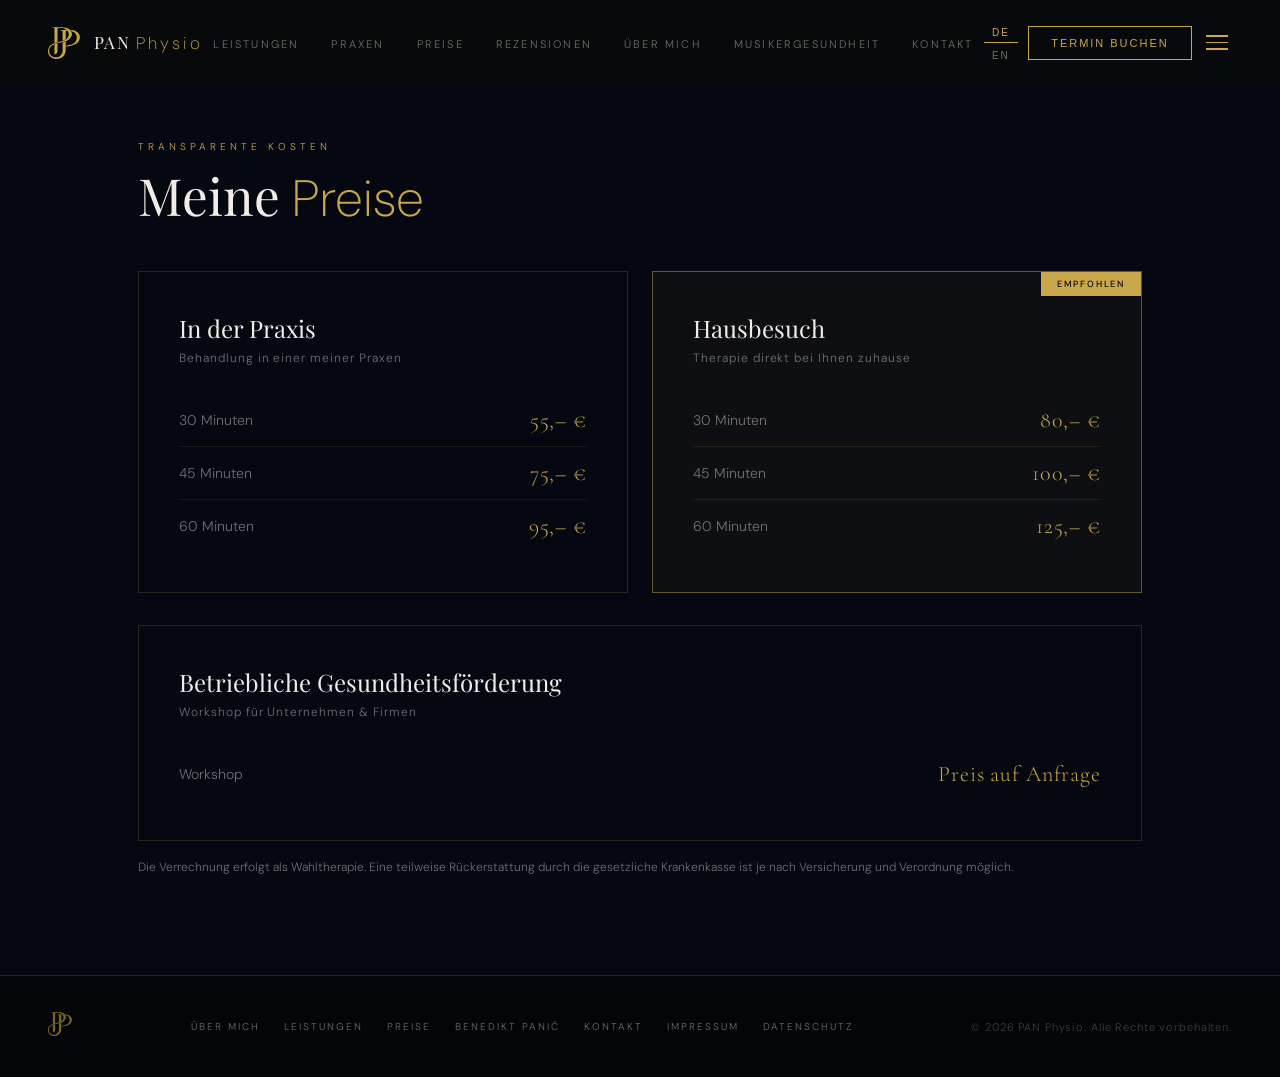
<file: pan-physio_25/preise.html>
<!DOCTYPE html>
<html lang="de">
<head>
<meta charset="UTF-8">
<meta name="viewport" content="width=device-width, initial-scale=1.0">
<title>Preise — Physiotherapie PAN Physio Wels &amp; Salzburg</title>
<meta name="description" content="Transparente Preise für Physiotherapie in der Praxis oder per Hausbesuch in Wels &amp; Salzburg: Termine zu 30, 45 oder 60 Minuten sowie betriebliche Gesundheitsförderung.">
<meta name="robots" content="index, follow">
<meta name="author" content="Benedikt Panić">
<link rel="canonical" href="https://www.pan-physio.com/pan-physio_25/preise.html">
<link rel="icon" type="image/x-icon" href="/favicon.ico">
<link rel="icon" type="image/png" sizes="32x32" href="/favicon-32x32.png">
<link rel="icon" type="image/png" sizes="16x16" href="/favicon-16x16.png">
<link rel="icon" type="image/png" sizes="192x192" href="/android-chrome-192x192.png">
<link rel="apple-touch-icon" sizes="180x180" href="/apple-touch-icon.png">
<link rel="manifest" href="/site.webmanifest">

<meta property="og:type" content="website">
<meta property="og:site_name" content="PAN Physio">
<meta property="og:title" content="Preise — Physiotherapie PAN Physio Wels &amp; Salzburg">
<meta property="og:description" content="Transparente Preise für Physiotherapie in der Praxis oder per Hausbesuch in Wels &amp; Salzburg: Termine zu 30, 45 oder 60 Minuten sowie betriebliche Gesundheitsförderung.">
<meta property="og:url" content="https://www.pan-physio.com/pan-physio_25/preise.html">
<meta property="og:image" content="https://www.pan-physio.com/Bilder/Og-Image.png">
<meta property="og:image:type" content="image/png">
<meta property="og:locale" content="de_AT">
<meta property="og:locale:alternate" content="en_US">

<meta name="twitter:card" content="summary_large_image">
<meta name="twitter:title" content="Preise — Physiotherapie PAN Physio Wels &amp; Salzburg">
<meta name="twitter:description" content="Transparente Preise für Physiotherapie in der Praxis oder per Hausbesuch in Wels &amp; Salzburg: Termine zu 30, 45 oder 60 Minuten sowie betriebliche Gesundheitsförderung.">
<meta name="twitter:image" content="https://www.pan-physio.com/Bilder/Og-Image.png">

<link href="https://fonts.googleapis.com/css2?family=Playfair+Display:ital,wght@0,400;0,700;1,400&family=DM+Sans:wght@300;400;500&family=Cormorant+Garamond:wght@300;400&display=swap" rel="stylesheet">

<script type="application/ld+json">
{
  "@context": "https://schema.org",
  "@type": "Service",
  "name": "Physiotherapie – Preise & Leistungen",
  "serviceType": "Physiotherapie",
  "url": "https://www.pan-physio.com/pan-physio_25/preise.html",
  "provider": {
    "@type": "PhysicalTherapist",
    "@id": "https://www.pan-physio.com/#organization",
    "name": "PAN Physio",
    "url": "https://www.pan-physio.com/"
  },
  "areaServed": [
    { "@type": "City", "name": "Wels" },
    { "@type": "City", "name": "Salzburg" }
  ],
  "hasOfferCatalog": {
    "@type": "OfferCatalog",
    "name": "Physiotherapie-Leistungen",
    "itemListElement": [
      { "@type": "Offer", "name": "Physiotherapie in der Praxis (30 Minuten)", "price": "55", "priceCurrency": "EUR" },
      { "@type": "Offer", "name": "Physiotherapie in der Praxis (45 Minuten)", "price": "75", "priceCurrency": "EUR" },
      { "@type": "Offer", "name": "Physiotherapie in der Praxis (60 Minuten)", "price": "95", "priceCurrency": "EUR" },
      { "@type": "Offer", "name": "Physiotherapie als Hausbesuch (30 Minuten)", "price": "80", "priceCurrency": "EUR" },
      { "@type": "Offer", "name": "Physiotherapie als Hausbesuch (45 Minuten)", "price": "100", "priceCurrency": "EUR" },
      { "@type": "Offer", "name": "Physiotherapie als Hausbesuch (60 Minuten)", "price": "125", "priceCurrency": "EUR" },
      { "@type": "Offer", "name": "Betriebliche Gesundheitsförderung (Workshop)", "description": "Preis auf Anfrage" }
    ]
  }
}
</script>
<style>
*,*::before,*::after{box-sizing:border-box;margin:0;padding:0}
:root{
  --bg:#050810;--bg2:#080C18;--bg3:#0D1220;
  --gold:#C9A84C;--gold2:#E8C97A;--gold-dim:rgba(201,168,76,0.12);
  --white:#F0EDE8;--muted:rgba(240,237,232,0.45);--border:rgba(201,168,76,0.18);
}
html{scroll-behavior:smooth;scrollbar-width:thin;scrollbar-color:var(--gold) var(--bg);}
::-webkit-scrollbar{width:4px}::-webkit-scrollbar-track{background:var(--bg)}::-webkit-scrollbar-thumb{background:var(--gold);border-radius:2px}
body{background:#060810;color:var(--white);font-family:'DM Sans',sans-serif;font-weight:300;overflow-x:hidden;}

#nav{position:fixed;top:0;left:0;right:0;z-index:200;display:flex;align-items:center;justify-content:space-between;padding:20px 48px;background:rgba(8,10,12,0.97);transition:background .4s,padding .3s;}
.nav-logo{display:flex;align-items:center;gap:12px;text-decoration:none;height:38px;}
.nav-brand{font-family:'Playfair Display',serif;font-size:17px;font-weight:400;color:var(--white);letter-spacing:0.08em;line-height:1;}
.nav-brand em{font-style:normal;color:var(--gold);font-weight:200;letter-spacing:0.20em;font-family:'DM Sans',sans-serif;}
.nav-logo svg{height:32px;width:auto;fill:var(--gold);transition:fill .3s;}
.nav-logo:hover svg{fill:var(--gold2);}
.nav-links{display:flex;gap:32px;list-style:none;}
.nav-links a{font-size:11px;letter-spacing:0.2em;text-transform:uppercase;color:var(--muted);text-decoration:none;transition:color .3s;}
.nav-links a:hover{color:var(--gold);}
.nav-cta{font-size:11px;letter-spacing:0.18em;text-transform:uppercase;padding:10px 22px;border:1px solid var(--gold);color:var(--gold);background:transparent;transition:background .3s,color .3s;}
.nav-cta:hover{background:var(--gold);color:var(--bg);}
.nav-burger{display:flex;flex-direction:column;gap:5px;background:none;border:none;padding:4px;cursor:pointer;}
.nav-burger span{display:block;width:22px;height:1.5px;background:var(--gold);transition:transform .3s,opacity .3s;}
@media(max-width:820px){#nav{padding:16px 20px;}.nav-links{display:none;}.nav-cta{display:none;}.nav-burger{display:flex;}}
.mobile-menu{position:fixed;inset:0;z-index:9999;background:rgba(8,10,12,0.98);display:flex;flex-direction:column;align-items:center;justify-content:center;gap:28px;opacity:0;visibility:hidden;transition:opacity .4s,visibility .4s;}
.mobile-menu.open{opacity:1;visibility:visible;}
.mm-divider{width:40px;height:1px;background:rgba(201,168,76,0.2);margin:8px 0;}
.mobile-menu a{font-family:'Playfair Display',serif;font-size:clamp(26px,6vw,40px);color:var(--white);text-decoration:none;transition:color .3s;}
.mobile-menu a:hover{color:var(--gold);}
.mobile-close{position:absolute;top:18px;right:22px;background:none;border:none;color:var(--gold);font-size:26px;cursor:pointer;z-index:10000;pointer-events:auto;}
section{padding:100px 0;}
.section-inner{max-width:1100px;margin:0 auto;padding:0 48px;}
@media(max-width:600px){.section-inner{padding:0 20px;}section{padding:68px 0;}}
.section-eyebrow{font-size:10px;letter-spacing:0.4em;text-transform:uppercase;color:var(--gold);margin-bottom:14px;}
.section-title{font-family:'Playfair Display',serif;font-size:clamp(28px,4vw,52px);font-weight:400;line-height:1.1;margin-bottom:44px;}
.section-title em{font-style:normal;color:var(--gold);font-weight:200;letter-spacing:0.04em;font-family:'DM Sans',sans-serif;}
/* Über mich */
#ueber{background:var(--bg);padding-top:140px;}
.ueber-layout{display:grid;grid-template-columns:1fr 1.65fr;gap:72px;align-items:start;}
@media(max-width:820px){.ueber-layout{grid-template-columns:1fr;gap:36px;}}
.ueber-portrait{width:100%;aspect-ratio:3/4;background:var(--bg3);border:1px solid var(--border);position:relative;display:flex;align-items:center;justify-content:center;margin-bottom:20px;overflow:hidden;}
.ueber-portrait img{width:100%;height:100%;object-fit:cover;display:block;}
.ueber-portrait-ph{display:flex;flex-direction:column;align-items:center;gap:10px;}
.pc{position:absolute;width:18px;height:18px;border-color:var(--gold);border-style:solid;opacity:0.55;}
.pc.tl{top:10px;left:10px;border-width:1px 0 0 1px;}.pc.tr{top:10px;right:10px;border-width:1px 1px 0 0;}
.pc.bl{bottom:10px;left:10px;border-width:0 0 1px 1px;}.pc.br{bottom:10px;right:10px;border-width:0 1px 1px 0;}
.ueber-tags{display:flex;flex-wrap:wrap;gap:7px;}
.ueber-tag{font-size:10px;letter-spacing:0.12em;text-transform:uppercase;padding:5px 12px;border:1px solid var(--border);color:var(--muted);background:none;font-family:'DM Sans',sans-serif;cursor:pointer;transition:border-color .3s,color .3s;}
.ueber-tag:hover{color:var(--gold);border-color:rgba(201,168,76,0.6);}
.ueber-intro{font-family:'DM Sans',sans-serif;font-size:clamp(17px,2vw,24px);font-weight:200;color:var(--gold);line-height:1.5;margin-bottom:32px;letter-spacing:0.04em;padding-bottom:32px;border-bottom:1px solid var(--border);}
.ueber-body{display:flex;flex-direction:column;gap:18px;}
.ueber-body p{font-size:15px;line-height:1.9;color:rgba(240,237,232,0.72);}
.ueber-body p strong{color:var(--white);font-weight:500;}
.ueber-quote{margin:4px 0;padding:22px 26px;border-left:2px solid var(--gold);background:rgba(201,168,76,0.04);}
.ueber-quote p{font-size:15px;font-weight:300;color:rgba(240,237,232,0.82);line-height:1.80;}
.portrait-slide{position:absolute;inset:0;opacity:0;transition:opacity 1s ease;display:flex;align-items:center;justify-content:center;}
.portrait-slide.active{opacity:1;}
.portrait-slide img{width:100%;height:100%;object-fit:cover;display:block;}
/* Preise */
#preise{background:var(--bg);padding-top:140px;}
.preise-split{display:grid;grid-template-columns:1fr 1fr;gap:24px;}
@media(max-width:700px){.preise-split{grid-template-columns:1fr;}}
.pb{border:1px solid var(--border);padding:40px;position:relative;}
.pb.featured{border-color:rgba(201,168,76,0.45);background:rgba(201,168,76,0.04);}
.pb-badge{position:absolute;top:0;right:0;background:var(--gold);color:var(--bg);font-size:9px;letter-spacing:0.2em;text-transform:uppercase;padding:6px 16px;font-weight:500;}
.pb-title{font-family:'Playfair Display',serif;font-size:24px;font-weight:400;margin-bottom:6px;}
.pb-sub{font-size:12px;color:var(--muted);margin-bottom:28px;letter-spacing:0.08em;}
.pb ul{list-style:none;}
.pb li{display:flex;justify-content:space-between;align-items:center;padding:13px 0;border-bottom:1px solid rgba(201,168,76,0.1);font-size:14px;}
.pb li:last-child{border-bottom:none;}
.pb .dur{color:var(--muted);}
.pb .price{font-family:'Cormorant Garamond',serif;font-size:22px;font-weight:300;color:var(--gold);letter-spacing:0.04em;}
/* Footer */
footer{padding:36px 48px;border-top:1px solid var(--border);display:flex;align-items:center;justify-content:space-between;flex-wrap:wrap;gap:16px;background:#030508;}
@media(max-width:600px){footer{padding:28px 20px;flex-direction:column;align-items:flex-start;}}
.footer-logo svg{height:24px;width:auto;fill:var(--gold);opacity:0.6;}
.footer-links{display:flex;gap:24px;flex-wrap:wrap;}
.footer-links a{font-size:10px;letter-spacing:0.2em;text-transform:uppercase;color:var(--muted);text-decoration:none;transition:color .3s;}
.footer-links a:hover{color:var(--gold);}
.footer-copy{font-size:11px;color:rgba(240,237,232,0.25);letter-spacing:0.08em;}
.lang-sw{display:flex;gap:6px;}
.lang-btn{background:none;border:none;font-size:10px;letter-spacing:0.2em;color:var(--muted);cursor:pointer;padding:4px 8px;transition:color .3s;}
.lang-btn.active{color:var(--gold);border-bottom:1px solid var(--gold);}
@keyframes fadeUp{from{opacity:0;transform:translateY(20px)}to{opacity:1;transform:translateY(0)}}
</style>
<link rel="stylesheet" href="../weihnachten.css">
<link rel="stylesheet" href="../halloween.css">
</head>
<body>


<nav id="nav">
  <a href="../index.html#hero" class="nav-logo" aria-label="PAN Physio">
    <svg xmlns="http://www.w3.org/2000/svg" viewBox="0 0 794.09 744.58" aria-hidden="true">
      <path d="M150.72,24.69c-10.43-1.39-22.2-4.33-31.85-8.47-7.12-3.05-16.95-7.98-19.14-16.22,7.27,2.55,16.1,4.45,23.78,5,124.76,8.99,359.17-41.88,420.74,104.17,40.76,96.68-30.61,177.87-114.35,215.36-118.26,52.95-389.33,44.07-401,219.38-13.25,199,297.13,223.24,311.11,14.95l.1-198.24c24.62-5.55,48.72-12.14,72.22-19.91-.19,25.51.26,51.07.08,76.6-.79,111.13,13.54,226.35-95.64,294.41-142.73,88.98-349.08-12.11-311.99-190.3,36.68-176.21,286.77-149.81,403.49-223.47,108.94-68.76,99.62-229.74-30.48-264.19-49.85-13.2-105.12-5.13-156.3-7.41v324.24l-70.75,19.75V24.69Z"/>
      <path d="M417.29,455.92v-21.38c92.14-15.32,215.77-32.93,245.98-138.25,26.69-93.04-19.38-182.99-117.06-198.32-4.1-9.14-9.89-18.3-17.05-25.52,39.72.92,82.74,7.43,118.5,25.46,112.44,56.71,125.3,189.76,31.25,271.63-73.45,63.94-171.12,66.04-261.62,86.39Z"/>
      <path d="M411.66,94.5l1.72,190.77c-21.87,16.7-48.35,26.65-74.31,34.82V94.5c-15.19-4.81-32.74-7.27-44.77-18.54-1.43-1.34-7.58-6.77-5.85-8.48,15.23,6.83,32.01,4.64,48.16,4.99,18.01.39,28.83.27,60.64,0,19-.16,42.28-.04,42.28-.04,2.68,2.58,5.52,5.58,8.38,9.03,3.68,4.44,6.65,8.74,9.04,12.64-1.41.01-15.26.14-45.27.4Z"/>
      <path d="M221.47,386.79v180.23c0,10.31-5.33,19.7-7.34,23.93-13.07,27.44-45.3,42.58-74.93,41.07,5.7-8.83,10.29-18.12,11.5-28.8l.28-192.29c1.14-3.35,25.9-11.63,31.06-13.37,12.85-4.34,26.24-7.62,39.43-10.76Z"/>
    </svg>
    <span class="nav-brand">PAN <em>Physio</em></span>
  </a>

  <ul class="nav-links">
    <li><a href="../index.html#leistungen" data-lang="nav-leistungen">Leistungen</a></li>
    <li><a href="../index.html#praxen" data-lang="nav-praxen">Praxen</a></li>
    <li><a href="preise.html" data-lang="nav-preise">Preise</a></li>
    <li><a href="../index.html#testimonials" data-lang="nav-testimonials">Rezensionen</a></li>
    <li><a href="ueber_mich.html" data-lang="nav-ueber">&#xDC;ber mich</a></li>
    <li><a href="musikergesundheit.html" data-lang="nav-musiker">Musikergesundheit</a></li>
    <li><a href="../index.html#kontakt" data-lang="nav-kontakt">Kontakt</a></li>
  </ul>
  <div id="lang-switcher">
    <button class="lang-btn active" onclick="setLang('de')" id="btn-de">DE</button>
    <div class="lang-divider"></div>
    <button class="lang-btn" onclick="setLang('en')" id="btn-en">EN</button>
  </div>
  <button class="nav-cta" data-lang="nav-cta" onclick="window.location='../index.html#kontakt'">Termin buchen</button>
  <button class="nav-burger" id="mb" onclick="openMM()"><span></span><span></span><span></span></button>
</nav>

<div class="mobile-menu" id="mm">
  <button class="mobile-close" id="mc">&#x2715;</button>
  <a href="../index.html#leistungen" onclick="closeMM()" data-lang="nav-leistungen">Leistungen</a>
  <a href="../index.html#praxen" onclick="closeMM()" data-lang="nav-praxen">Praxen</a>
  <a href="preise.html" onclick="closeMM()" data-lang="nav-preise">Preise</a>
  <a href="../index.html#testimonials" onclick="closeMM()" data-lang="nav-testimonials">Rezensionen</a>
  <a href="ueber_mich.html" onclick="closeMM()" data-lang="nav-ueber">&#xDC;ber mich</a>
  <a href="musikergesundheit.html" onclick="closeMM()" data-lang="nav-musiker">Musikergesundheit</a>
  <a href="../index.html#kontakt" onclick="closeMM()" data-lang="nav-kontakt">Kontakt</a>
  <div class="mm-divider"></div>
  <a href="#" onclick="closeReviews();openImpressum();closeMM();" style="font-size:13px;opacity:0.5;">Impressum</a>
  <a href="#" onclick="closeDatenschutz();openDatenschutz();closeMM();" style="font-size:13px;opacity:0.5;">Datenschutz</a>
</div>

<section id="preise">
  <div class="section-inner">
    <div class="reveal"><div class="section-eyebrow" data-lang="eyebrow-preise">Transparente Kosten</div><h2 class="section-title" data-lang="title-preise">Meine <em>Preise</em></h2></div>
    <div class="preise-split reveal">
      <div class="pb">
        <div class="pb-title" data-lang="pb-title-praxis">In der Praxis</div>
        <div class="pb-sub" data-lang="pb-sub-praxis">Behandlung in einer meiner Praxen</div>
        <ul>
          <li><span class="dur">30 Minuten</span><span class="price">55,&ndash; &euro;</span></li>
          <li><span class="dur">45 Minuten</span><span class="price">75,&ndash; &euro;</span></li>
          <li><span class="dur">60 Minuten</span><span class="price">95,&ndash; &euro;</span></li>
        </ul>
      </div>
      <div class="pb featured">
        <div class="pb-badge">Empfohlen</div>
        <div class="pb-title" data-lang="preis-haus">Hausbesuch</div>
        <div class="pb-sub" data-lang="pb-sub-haus">Therapie direkt bei Ihnen zuhause</div>
        <ul>
          <li><span class="dur">30 Minuten</span><span class="price">80,&ndash; &euro;</span></li>
          <li><span class="dur">45 Minuten</span><span class="price">100,&ndash; &euro;</span></li>
          <li><span class="dur">60 Minuten</span><span class="price">125,&ndash; &euro;</span></li>
        </ul>
      </div>
    </div>

    <div class="reveal" style="margin-top:32px;">
      <div class="pb" style="width:100%;max-width:none;box-sizing:border-box;">
        <h3 class="pb-title" data-lang="pb-title-bgf">Betriebliche Gesundheitsf&ouml;rderung</h3>
        <p class="pb-sub" data-lang="pb-sub-bgf">Workshop f&uuml;r Unternehmen &amp; Firmen</p>
        <ul class="pb-list">
          <li><span class="dur">Workshop</span><span class="price" data-lang="preis-anfrage">Preis auf Anfrage</span></li>
        </ul>
      </div>
    </div>

    <p class="reveal" data-lang="preis-disclaimer" style="margin-top:18px;font-size:12px;color:var(--muted);">Die Verrechnung erfolgt als Wahltherapie. Eine teilweise R&uuml;ckerstattung durch die gesetzliche Krankenkasse ist je nach Versicherung und Verordnung m&ouml;glich.</p>
  </div>
</section>

<footer>
  <div class="footer-logo">
    <svg xmlns="http://www.w3.org/2000/svg" viewBox="0 0 794.09 744.58" aria-label="PAN Physio">
      <path d="M150.72,24.69c-10.43-1.39-22.2-4.33-31.85-8.47-7.12-3.05-16.95-7.98-19.14-16.22,7.27,2.55,16.1,4.45,23.78,5,124.76,8.99,359.17-41.88,420.74,104.17,40.76,96.68-30.61,177.87-114.35,215.36-118.26,52.95-389.33,44.07-401,219.38-13.25,199,297.13,223.24,311.11,14.95l.1-198.24c24.62-5.55,48.72-12.14,72.22-19.91-.19,25.51.26,51.07.08,76.6-.79,111.13,13.54,226.35-95.64,294.41-142.73,88.98-349.08-12.11-311.99-190.3,36.68-176.21,286.77-149.81,403.49-223.47,108.94-68.76,99.62-229.74-30.48-264.19-49.85-13.2-105.12-5.13-156.3-7.41v324.24l-70.75,19.75V24.69Z"/>
      <path d="M417.29,455.92v-21.38c92.14-15.32,215.77-32.93,245.98-138.25,26.69-93.04-19.38-182.99-117.06-198.32-4.1-9.14-9.89-18.3-17.05-25.52,39.72.92,82.74,7.43,118.5,25.46,112.44,56.71,125.3,189.76,31.25,271.63-73.45,63.94-171.12,66.04-261.62,86.39Z"/>
      <path d="M411.66,94.5l1.72,190.77c-21.87,16.7-48.35,26.65-74.31,34.82V94.5c-15.19-4.81-32.74-7.27-44.77-18.54-1.43-1.34-7.58-6.77-5.85-8.48,15.23,6.83,32.01,4.64,48.16,4.99,18.01.39,28.83.27,60.64,0,19-.16,42.28-.04,42.28-.04,2.68,2.58,5.52,5.58,8.38,9.03,3.68,4.44,6.65,8.74,9.04,12.64-1.41.01-15.26.14-45.27.4Z"/>
      <path d="M221.47,386.79v180.23c0,10.31-5.33,19.7-7.34,23.93-13.07,27.44-45.3,42.58-74.93,41.07,5.7-8.83,10.29-18.12,11.5-28.8l.28-192.29c1.14-3.35,25.9-11.63,31.06-13.37,12.85-4.34,26.24-7.62,39.43-10.76Z"/>
    </svg>
  </div>
  <nav class="footer-links">
    <a href="ueber_mich.html" onclick="closeMM()" data-lang="nav-ueber">&#xDC;ber mich</a><a href="../index.html#leistungen" onclick="closeMM()" data-lang="nav-leistungen">Leistungen</a>
    <a href="preise.html" onclick="closeMM()" data-lang="nav-preise">Preise</a><a href="../portfolio_33.html" target="_blank">Benedikt Pani&#x107;</a>
    <a href="../index.html#kontakt" onclick="closeMM()" data-lang="nav-kontakt">Kontakt</a>
    <a href="#" onclick="window.location='../index.html#impressum';return false;" data-lang="footer-impressum">Impressum</a><a href="#" onclick="window.location='../index.html#datenschutz';return false;" data-lang="footer-datenschutz">Datenschutz</a>
  </nav>
  <div class="footer-copy" data-lang="footer-copy">&copy; 2026 PAN Physio. Alle Rechte vorbehalten.</div>
</footer>

<script>
// Nav scroll
window.addEventListener('scroll',()=>{
  document.getElementById('nav').classList.toggle('scrolled', window.scrollY>40);
},{passive:true});

// Mobile menu
function openMM(){document.querySelector('.mobile-menu').classList.add('open');}
function closeMM(){document.querySelector('.mobile-menu').classList.remove('open');}

// Werdegang modal
function openWerdegang(){document.getElementById('werdegang-modal').classList.add('open');}
function closeWerdegang(){document.getElementById('werdegang-modal').classList.remove('open');}

// Translations
const TRANSLATIONS = {
  // ══════════════════════════════════════════════════════
  // DEUTSCH — alle Keys hier pflegen
  // ══════════════════════════════════════════════════════
  de: {
    // Navigation
    'nav-cta':            'Termin buchen',
    'nav-ueber':          '\u00dcber mich',
    'nav-leistungen':     'Leistungen',
    'nav-preise':         'Preise',
    'nav-testimonials':   'Rezensionen',
    'nav-kontakt':        'Kontakt',
    'nav-musiker':        'Musikergesundheit',
    // Hero
    'hero-eyebrow':       'Physiotherapie \u2014 Wahltherapeut',
    'hero-title':         'Du im Mittelpunkt.<br><em>Gemeinsam zu mehr.</em>',
    'hero-tagline':       'Individuelle Therapie nach Ma\u00df \u2014 in der Praxis oder direkt bei Ihnen zu Hause.',
    // Termin Slogan
    'ts-title':           'Termin ohne <em>Wartezeit</em>',
    'ts-sub':             'Bei anderen noch auf der Warteliste \u2014 bei mir schon in der Therapie.',
    // \u00dcber mich
    'eyebrow-ueber':      'Wer ich bin, f\u00fcr was ich stehe',
    'title-ueber':        '\u00dcber <em>mich</em>',
    'tag-physiotherapie': 'Physiotherapie',
    'tag-haus':           'Hausbesuche',
    'tag-mikron\u00e4hrstoffe': 'Mikron\u00e4hrstoffe',
    'tag-mikronährstoffe': 'Mikronährstoffe',
    'tag-motivational-interviewing': 'Motivational Interviewing',
    'tag-betriebliche':   'Betriebliche Gesundheitspr\u00e4vention',
    'ueber-tagline':      'Zwischen Symptom und Ursache liegt oft eine Geschichte, die Aufmerksamkeit verdient.',
    // Über mich — individuelle Absatz-Keys
    'ueber-p1':    'Jeder Mensch bringt seine eigene Geschichte, seine eigenen Gewohnheiten, Belastungen, Gedanken und Muster mit. Genau deshalb interessiert mich Physiotherapie nicht nur als Behandlung einzelner Beschwerden, sondern als Möglichkeit, <strong>den Menschen als Ganzes besser zu verstehen.</strong>',
    'ueber-p2':    'Mein Interesse für den menschlichen Körper begann schon früh. Durch eine Verletzung in meiner Kindheit kam ich das erste Mal intensiver mit dem Thema Gesundheit und Rehabilitation in Berührung. Sport, körperliche Aktivität und das Verständnis dafür, wie unglaublich anpassungsfähig und komplex der menschliche Körper ist, haben mich seitdem fasziniert.',
    'ueber-quote': 'Ich weiß aber auch, wie es ist, stundenlang vor dem Computer zu sitzen, zu wenig auf sich zu achten, Schlafrhythmen zu verschieben. Gerade deshalb wollte ich verstehen, wie Gesundheit wirklich funktioniert — nicht theoretisch, sondern im echten Leben.',
    'ueber-p4':    'Mich faszinieren Zusammenhänge. Bewegung, Stress, mentale Gesundheit, Schmerzverständnis, Regeneration, Motivation — und die Frage, warum manche Menschen langfristig gesund bleiben und andere trotz vieler Maßnahmen nicht wirklich vorankommen.',
    'ueber-p5':    'Gesundheit bedeutet für mich nicht Perfektion. Gesundheit bedeutet, den eigenen Körper besser zu verstehen, bewusster mit sich umzugehen und langfristig Wege zu finden, die wirklich zum eigenen Leben passen.',
    'ueber-p6':    'Ich möchte ein Therapeut sein, zu dem unterschiedlichste Menschen kommen können — jung oder älter, sportlich oder mit Stress und Schmerzen. Eine Praxis, in der jeder seinen Platz finden darf.',
    'ueber-link':         'Hier erf\u00e4hrst du genaueres \u00fcber mich und meinen Werdegang \u2192',
    // Preisblöcke
    'eyebrow-preise':     'Transparente Kosten',
    'title-preise':       'Meine <em>Preise</em>',
    'pb-title-praxis':    'In der Praxis',
    'pb-sub-praxis':      'Behandlung in einer meiner Praxen',
    'pb-sub-haus':        'Therapie direkt bei Ihnen zuhause',
    // Rezensionen
    'title-testimonials': 'Rezensionen, die <em>zählen</em>',
    'rev-title':          'Rezensionen <em>schreiben</em>',
    // Werdegang
    'wg-eyebrow':         'Mein Weg',
    'wg-title':           'Mein Weg',
    'wg-body':            `<div class="imp-section">
      <p class="imp-section-title">Ausbildung</p>
      <p>
        2025 schloss ich mein Studium der Physiotherapie an der FH Salzburg erfolgreich ab. Bereits w&auml;hrend des Studiums entwickelte ich ein starkes Interesse f&uuml;r ganzheitliche Gesundheitsans&auml;tze und absolvierte erg&auml;nzende Lehrg&auml;nge und Weiterbildungen im Bereich Mikron&auml;hrstoffe und Gesundheitsf&ouml;rderung.
      </p>
      <p style="margin-top:14px;">
        Im Anschluss vertiefte ich mich intensiv in Themen rund um Regeneration, Leistungsf&auml;higkeit und Biohacking. Daraus entstand auch die Weiterbildung im Bereich des intermittierenden Hypoxie-Hyperoxie-Trainings (IHHT), welches heute einen erg&auml;nzenden Bestandteil meines gesundheitsorientierten Ansatzes darstellt.
      </p>
      <p style="margin-top:14px;">
        2026 folgte zus&auml;tzlich die Ausbildung im Bereich Motivational Interviewing &ndash; einer wissenschaftlich fundierten Kommunikationsmethode zur Unterst&uuml;tzung nachhaltiger Verhaltens&auml;nderungen. Dieser Ansatz pr&auml;gt heute wesentlich meine therapeutische Arbeit und den gemeinsamen Prozess mit meinen Patientinnen und Patienten.
      </p>
    </div>

    <div class="imp-section">
      <p class="imp-section-title">Praktische Erfahrung</p>
      <p>
        Im Rahmen meiner praktischen T&auml;tigkeit konnte ich sowohl in &Ouml;sterreich als auch in Deutschland vielseitige Erfahrungen sammeln.
      </p>
      <p style="margin-top:14px;">
        Praktische Einblicke und klinische Erfahrung sammelte ich unter anderem an der Universit&auml;tsklinikum Salzburg (SALK), im UKH Salzburg sowie am Klinikum Altm&uuml;hlfranken in Deutschland.
      </p>
      <p style="margin-top:14px;">
        Dar&uuml;ber hinaus war ich in freiberuflichen physiotherapeutischen Praxen sowie in Rehabilitationseinrichtungen t&auml;tig. Dadurch konnte ich Menschen mit unterschiedlichsten Beschwerden, Voraussetzungen und Zielen begleiten &ndash; von akuten orthop&auml;dischen Problematiken bis hin zu langfristigen rehabilitativen Prozessen.
      </p>
      <p style="margin-top:14px;">
        Diese vielseitigen Erfahrungen haben meinen therapeutischen Blick gepr&auml;gt: individuell, funktionell und stets orientiert an der Lebensrealit&auml;t des Menschen.
      </p>
      <p style="margin-top:14px;">
        Zus&auml;tzlich bin ich im Bereich der betrieblichen Gesundheitsf&ouml;rderung t&auml;tig und leite Workshops in Unternehmen zu Themen wie ergonomisches Arbeiten, gesundheitsf&ouml;rdernde Bewegung im Berufsalltag sowie Belastungsmanagement.
      </p>
      <p style="margin-top:14px;">
        Dabei steht insbesondere die praxisnahe Vermittlung von Strategien im Vordergrund, die sich nachhaltig und realistisch in den Arbeitsalltag integrieren lassen.
      </p>
    </div>

    <div class="imp-section">
      <p class="imp-section-title">Pers&ouml;nliches</p>
      <p>
        Zeit ist ein wesentlicher Faktor in jeder Therapie. Oft wird sie knapp &ndash; und genau das m&ouml;chte ich bewusst anders gestalten. Ich nehme mir die Zeit und plane Behandlungen so, dass sich jede Patientin und jeder Patient gesehen, verstanden und ernst genommen f&uuml;hlen kann.
      </p>
      <p style="margin-top:14px;">
        Mir ist wichtig, nicht nur einzelne Symptome isoliert zu betrachten, sondern gemeinsam zu verstehen, welche Faktoren Beschwerden beeinflussen und welche Schritte langfristig sinnvoll und realistisch umsetzbar sind. Dabei stehen f&uuml;r mich Aufmerksamkeit, ehrliche Kommunikation und eine individuelle Begleitung im Vordergrund.
      </p>
      <p style="margin-top:14px;">
        Jeder Mensch bringt unterschiedliche Voraussetzungen, Erfahrungen und Ziele mit. Genau deshalb soll Therapie nicht nach einem starren Schema ablaufen, sondern an die jeweilige Situation angepasst werden &ndash; fachlich fundiert, alltagsnah und auf Augenh&ouml;he.
      </p>
      <p style="margin-top:14px;">
        Besonders wichtig ist mir au&szlig;erdem eine aktive Zusammenarbeit. Nachhaltige Ver&auml;nderung entsteht meist nicht durch kurzfristige L&ouml;sungen, sondern durch ein gemeinsames Verst&auml;ndnis, passende Strategien und kleine Schritte, die langfristig integrierbar sind.
      </p>
    </div>

    <div class="imp-section">
      <p class="imp-section-title">Zertifikate</p>
      <p style="color:rgba(201,168,76,0.55);font-size:13px;font-weight:300;letter-spacing:0.04em;">
        Wird in K&uuml;rze aktualisiert.
      </p>
    </div>`,
    // Leistungen
    'eyebrow-leistungen': 'Was ich anbiete',
    'title-leistungen':   'Meine <em>Leistungen</em>',
    'lk-more':             'Mehr',
    'lk-less':             'Weniger',
    'lk-title-physio':    'Physiotherapie & Bewegungstherapie',
    'lk-desc-physio':     'Individuell angepasste Therapie zur Verbesserung von Beweglichkeit, Belastbarkeit und k\u00f6rperlicher Funktion \u2014 evidenzbasiert, aufmerksam und auf die pers\u00f6nliche Lebensrealit\u00e4t abgestimmt.',
    'lk-title-haus':      'Hausbesuche',
    'lk-desc-haus':       'Therapeutische Betreuung im gewohnten Umfeld. Besonders sinnvoll bei eingeschr\u00e4nkter Mobilit\u00e4t, nach Operationen oder wenn der Weg in die Praxis zus\u00e4tzlichen Stress verursacht.',
    'lk-title-regen':     'Regeneration & Gesundheitsfaktoren',
    'lk-desc-regen':      'Gesundheit wird von vielen Faktoren beeinflusst. Deshalb flie\u00dfen bei Bedarf auch Themen wie Stressregulation, Schlaf, Belastungsmanagement, K\u00f6rperwahrnehmung sowie Grundlagen der Mikron\u00e4hrstoffversorgung in die therapeutische Betrachtung mit ein \u2014 immer individuell und alltagsnah.',
    'lk-title-mi':        'Motivational Interviewing',
    'lk-desc-mi':         'Gespr\u00e4chsorientierter Ansatz zur F\u00f6rderung nachhaltiger Ver\u00e4nderungen. Ziel ist nicht kurzfristige Motivation, sondern langfristige Selbstwirksamkeit und ein besseres Verst\u00e4ndnis f\u00fcr den eigenen K\u00f6rper.',
    'lk-title-bgf':       'Betriebliche Gesundheitsprävention',
    'lk-desc-bgf':        'Gesundheitsf\u00f6rdernde Workshops und Ma\u00dfnahmen f\u00fcr Unternehmen und Firmen \u2014 zu Themen wie ergonomisches Arbeiten, Belastungsmanagement und gesundheitsf\u00f6rdernde Bewegung im Berufsalltag. Praxisnah, nachhaltig und auf den Arbeitsalltag abgestimmt.',
    // Preise
    'preis-praxis':       'Praxis',
    'preis-haus':         'Hausbesuch',
    'preis-bgf':          'Betriebliche Gesundheitsf\u00f6rderung',
    'preis-anfrage':      'Preis auf Anfrage',
    'pb-title-bgf':       'Betriebliche Gesundheitsförderung',
    'pb-sub-bgf':         'Workshop für Unternehmen & Firmen',
    'preis-disclaimer':   'Die Verrechnung erfolgt als Wahltherapie. Eine teilweise Rückerstattung durch die gesetzliche Krankenkasse ist je nach Versicherung und Verordnung möglich.',
    // Rezensionen
    'eyebrow-testimonials': 'Stimmen meiner Patienten',
    'btn-rev-write':        'Rezension schreiben',
    'rev-list-title':       'Bisherige <em>Rezensionen</em>',
    'rev-eyebrow':          'Ihre Erfahrung',
    'rev-subtitle':         'Teilen Sie Ihre Erfahrung mit PAN Physio. Jede Rezension wird vor Ver\u00f6ffentlichung gepr\u00fcft.',
    'btn-submit':           'Rezension absenden',
    // Kontakt
    'eyebrow-kontakt':    'Ich freue mich auf Sie',
    'title-kontakt':      'Termin <em>vereinbaren</em>',
    'kontakt-tel':        'Telefon',
    'kontakt-email':      'E-Mail',
    'kontakt-adresse':    'Adresse',
    'kontakt-oeffnung':   '\u00d6ffnungszeiten',
    'kontakt-tage':       'Montag \u2013 Freitag',
    'kontakt-zeit':       'Nach Vereinbarung',
    // Codebox
    'scb-label':          'Code eingeben',
    // Footer

    // ── Termin-Formular ────────────────────────────────
    'f-vorname':          'Vorname',
    'f-nachname':         'Nachname',
    'f-email':            'E-Mail',
    'f-leistung-label':   'Leistung',
    'f-nachricht-label':  'Ihre Nachricht',
    'f-opt-bitte':        'Bitte wählen…',
    'f-opt-praxis':       'Physiotherapie — Praxis',
    'f-opt-haus':         'Physiotherapie — Hausbesuch',
    'f-submit':           'Anfrage senden →',
    'f-ph-vorname':       'Max',
    'f-ph-nachname':      'Mustermann',
    'f-ph-email':         'ihre@email.at',
    'f-ph-nachricht':     'Beschreiben Sie kurz Ihr Anliegen…',
    // ── Rezensions-Formular ────────────────────────────
    'rv-vorname':         'Vorname *',
    'rv-ort':             'Ort',
    'rv-bewertung':       'Bewertung *',
    'rv-text-label':      'Ihre Rezension *',
    'rv-ph-name':         'Max',
    'rv-ph-ort':          'Wels',
    'rv-ph-text':         'Beschreiben Sie Ihre Erfahrung mit PAN Physio…',
    'footer-copy':        '\u00a9 2026 PAN Physio. Alle Rechte vorbehalten.',
    'footer-impressum':   'Impressum',
    'footer-datenschutz': 'Datenschutz',
    // Easter Eggs
    'egg1-label':  'Aufmerksamkeit \u2014 Easter Egg entdeckt',
    'egg1-title':  'Gratuliere.',
    'egg1-body':   `<p>Du geh\u00f6rst zu den wenigen Menschen, die sich die Zeit nehmen, wirklich genau hinzusehen.</p>
      <p>Vielleicht lag es an deiner Bildschirmgr\u00f6\u00dfe, mag sein. Ich glaube aber, dass etwas anderes dahintersteckt: <em style="color:rgba(240,237,232,0.7)">Aufmerksamkeit.</em> Die F\u00e4higkeit, Details wahrzunehmen, Zusammenh\u00e4nge zu erkennen und mit einer gewissen Neugier durchs Leben zu gehen.</p>
      <div class="egg-divider"></div>
      <p>Genau darauf kommt es an \u2013 hier genauso wie in der Physiotherapie. Die kleinen Dinge zu sehen. Nuancen zu erkennen. Bewegungen, Gewohnheiten und Spannungen bewusst wahrzunehmen.</p>
      <p>Oft entstehen die gr\u00f6\u00dften Ver\u00e4nderungen aus scheinbar kleinen Details. Ein minimal angepasstes Bewegungsmuster. Eine bewusstere Haltung. Ein neuer Blickwinkel.</p>
      <div class="egg-divider"></div>
      <p>Ich glaube, echte Qualit\u00e4t entsteht dort, wo Menschen bereit sind, genauer hinzusehen. Mit Ruhe. Mit Interesse. Mit Pr\u00e4zision.</p>
      <p>Dass du dieses kleine Easter Egg gefunden hast, zeigt auf jeden Fall eines: Du hast ein Auge f\u00fcr Details.<br>Und das freut mich ehrlich.</p>
      <div class="egg-divider"></div>
      <p>Vielleicht war das noch nicht alles.<br>Wer aufmerksam bleibt, entdeckt manchmal mehr als nur das Offensichtliche.</p>`,
    'egg2-theme':  'Neugier',
    'egg3-label':  'Präzision & Timing — Drittes Geheimnis freigeschaltet',
    'egg3-title':  'Das war jetzt wirklich unerwartet.',
    'egg3-body':   `<p>Du hast Snake durchgespielt. Das schafft kaum jemand.</p>
      <p>Ernsthaft \u2014 ich hab das eingebaut und selbst noch nie gewonnen.</p>
      <div style="width:24px;height:1px;background:rgba(201,168,76,0.25);margin:20px 0;"></div>
      <p>Was du gerade gezeigt hast, hat einen Namen:</p>
      <p style="color:rgba(240,237,232,0.7);font-size:15px;"><em style="color:rgba(201,168,76,0.7);font-style:italic;">Pr\u00e4zision und Timing.</em></p>
      <p>Jede Bewegung der Schlange war eine Entscheidung. Zu fr\u00fch abbiegen \u2014 verloren. Zu sp\u00e4t \u2014 auch verloren. Genau im richtigen Moment, genau in die richtige Richtung.</p>
      <p>Das ist kein Zufall.<br>Das ist Kontrolle.</p>
      <div style="width:24px;height:1px;background:rgba(201,168,76,0.25);margin:20px 0;"></div>
      <p>Genau dasselbe gilt auch in der Physiotherapie.</p><p>Pr\u00e4zision. Timing.</p>
      <p>Ein zu fr\u00fch gesetzter Reiz kann Beschwerden verschlimmern, ein falsch gesetzter Reiz sogar neue Symptome hervorbringen. Der Zeitpunkt, wann man welche Technik mit welcher Intensit\u00e4t setzt, ist individuell. Ein Schritt, der nicht zur aktuellen Belastbarkeit passt \u2014 und der Fortschritt stockt.</p>
      <p>Und genau da beginnt die Kunst von uns Physios.</p>
      <div style="width:24px;height:1px;background:rgba(201,168,76,0.25);margin:20px 0;"></div>
      <p>Also, lieber Snake-K\u00f6nig, liebe Snake-K\u00f6nigin:</p>
      <p>Halt weiterhin die Augen offen.</p><p>Bis bald,<br>Benedikt</p>`,
    'egg4-label':  'Gedächtnis & Zusammenhänge — Zweites Geheimnis freigeschaltet',
    'egg4-title':  'Du hast den Code gefunden.',
    'egg4-body':   `<p>Sich Informationen zu merken, w\u00e4hrend st\u00e4ndig Neues hinzukommt, ist schwieriger, als es zun\u00e4chst scheint.</p>
      <p>Genau deshalb faszinieren mich Details. In der Therapie sind es oft kleine Hinweise, die den Unterschied machen \u2013 eine beil\u00e4ufige Bemerkung, eine Bewegung oder ein Muster, das sich erst sp\u00e4ter erkennen l\u00e4sst.</p>
      <div class="egg4-divider"></div>
      <p>Aufmerksamkeit endet nicht mit dem ersten Eindruck.<br>Sie beginnt dort erst richtig.</p>
      <div class="egg4-divider"></div>
      <p>Du hast dir die Buchstaben gemerkt, obwohl niemand dich dazu aufgefordert hat. Keine Erinnerung, keine Notiz, kein Hinweis. Nur Aufmerksamkeit, Ged\u00e4chtnis und ein wenig Neugier.</p>
      <p>Interessanterweise ist genau das ein Teil meines Berufsalltags. W\u00e4hrend einer Behandlung entstehen viele kleine Informationen: Bewegungsmuster, Aussagen, Gewohnheiten, Ziele und Beobachtungen.</p>
      <p>Manche davon landen sp\u00e4ter in der Dokumentation. Andere bleiben zun\u00e4chst im Kopf, bis sie beim n\u00e4chsten Termin wieder relevant werden.</p>
      <div class="egg4-divider"></div>
      <p>Gute Therapie besteht nicht nur darin, Bewegungen zu erkennen, sondern auch darin, Zusammenh\u00e4nge zu behalten und Details \u00fcber die Zeit hinweg einordnen zu k\u00f6nnen.</p>
      <p>Wer aufmerksam bleibt, erkennt oft mehr, als auf den ersten Blick sichtbar ist.</p>
      <p>Danke, dass du dir die Zeit genommen hast, genauer hinzusehen.</p>`,
    // ── Satelliten ─────────────────────────────────────

    // ── Gutschein ──────────────────────────────────────
    'btn-gutschein':      'Gesundheit schenken',
    'gutschein-eyebrow':  'Für Sie oder jemanden, der Ihnen wichtig ist',
    'gutschein-title':    'Gesundheit schenken',
    'gutschein-p1':       'Manche Geschenke bleiben länger in Erinnerung als Dinge. Mit einem PAN Physio Gutschein schenken Sie Aufmerksamkeit und einen Beitrag zu mehr Wohlbefinden.',
    'gutschein-p2':       'Die Gutscheine sind individuell auf einen frei wählbaren Betrag ausstellbar und werden als hochwertige physische Gutscheinkarte erstellt.',
    'gutschein-how-title':'So funktioniert\'s',
    'gutschein-step1':    'Wählen Sie im Kontaktformular unter „Leistung“ den Punkt „Gutschein“ aus.',
    'gutschein-step2':    'Geben Sie in Ihrer Nachricht den gewünschten Gutscheinwert an.',
    'gutschein-step3':    'Anschließend erhalten Sie die Rechnung per E-Mail.',
    'gutschein-step4':    'Nach Zahlungseingang wird Ihr Gutschein vorbereitet.',
    'gutschein-footer':   'Bei Fragen unterstütze ich Sie gerne telefonisch oder in einer meiner Praxen.',
    'f-opt-gutschein':    'Gutschein',
    'f-beschwerden-label': 'Beschwerdebereich (Mehrfachauswahl möglich)',
    'chip-ruecken':   'Rücken',
    'chip-nacken':    'Nacken',
    'chip-schulter':  'Schulter',
    'chip-knie':      'Knie',
    'chip-huefte':    'Hüfte',
    'chip-fuss':      'Fuß / Sprunggelenk',
    'chip-neuro':     'Neurologische Beschwerden',
    'chip-postop':    'Postoperative Rehabilitation',
    'chip-sonstiges': 'Sonstiges',
    'checklist-title':'Bitte zum Termin mitbringen',
    'leistung-eyebrow': 'Leistung',
    'sat-testimonials': 'Rezensionen',
    'sat-leistungen':   'Leistungen',
    'sat-preise':       'Preise',
    'sat-ueber':        'Über mich',
    'sat-kontakt':      'Kontakt',
    // ── Snake Easter Egg ──────────────────────────────────
    'snake-intro-text':    'Wow, du bist echt ein Adlerauge!<br><span style="font-size:0.88em;color:rgba(240,237,232,0.45);">Denkst du, ich hab noch mehr Tricks auf Lager? Nimm dir kurz eine Pause bei einer Runde Snake.</span>',
    'snake-title':         'Snake \u2014 zweites Geheimnis',
    'snake-pause-text':    'Dr\u00fcck\u00e9 Leertaste um fortzufahren',
    'snake-msg-start':     'Dr\u00fccke Start oder Leertaste',
    'snake-btn-start':     'Start',
    'snake-btn-pause':     'Pause',
    'snake-btn-restart':   'Neustart',
    'snake-btn-close':     'Beenden',
    'snake-hint':          '\u2190 \u2192 \u2191 \u2193 \u00a0|\u00a0 Pfeiltaste zum Starten',
    'snake-gameover-prefix': 'Game Over',
    'snake-gameover-1':    'Nicht schlecht. Probier es nochmal.',
    'snake-gameover-2':    'Snake ist wie Therapie \u2014 Geduld zahlt sich aus.',
    'snake-gameover-3':    'Score {s}. Du lernst schnell.',
    'snake-gameover-4':    'Gut gespielt. Nochmal?',
    // ── Praxen ────────────────────────────────────────────
    'eyebrow-praxen':       'Standorte',
    'title-praxen':         'Meine <em>Praxen</em>',
    'nav-praxen':           'Praxen',
    'praxis-ansehen':       'Praxis ansehen',
    'praxis-oz-title':      'Öffnungszeiten',
    'praxis-mo':            'Montag',
    'praxis-di':            'Dienstag',
    'praxis-mi':            'Mittwoch',
    'praxis-fr':            'Freitag',
    'praxis-do':            'Donnerstag',
    'praxis-saso':          'Sa & So',
    'praxis-vereinbarung':  'nach Vereinbarung',
    'praxis-sbg-note':      'jeden zweiten Donnerstag',
    'praxis-wels-region':   'Oberösterreich',
    'praxis-sbg-region':    'Salzburg',
    'praxis-wels-desc':     'Eine meiner Räumlichkeiten befindet sich direkt im Anytime Fitness in Wels. Die moderne Umgebung bietet ideale Voraussetzungen für eine aktive und praxisnahe Therapie. Neben der physiotherapeutischen Behandlung können Bewegungsabläufe gezielt analysiert, Übungen direkt umgesetzt und der Übergang in ein selbstständiges Training optimal begleitet werden.<br><br>Die Therapie richtet sich dabei nicht nur an sportlich aktive Menschen, sondern an alle Personen, die ihre Beweglichkeit, Belastbarkeit und Lebensqualität nachhaltig verbessern möchten.',
    'praxis-sbg-desc':      'Mein zweiter Praxisstandort befindet sich im 50plus Center in Salzburg. Das Center ist auf die Bedürfnisse älterer Menschen ausgerichtet und bietet ein Umfeld, in dem Bewegung, Selbstständigkeit und Lebensqualität im Mittelpunkt stehen.<br><br>Meine Räumlichkeit ist in diese Struktur eingebunden und ermöglicht physiotherapeutische Betreuung in ruhiger und persönlicher Atmosphäre. Der Standort eignet sich besonders für Menschen, die ihre Mobilität erhalten, im Alltag sicherer werden oder nach gesundheitlichen Veränderungen gezielt begleitet werden möchten.',
  },

  // ══════════════════════════════════════════════════════
  // ENGLISH — alle Keys hier pflegen
  // ══════════════════════════════════════════════════════
  en: {
    // Navigation
    'nav-cta':            'Book an Appointment',
    'nav-ueber':          'About Me',
    'nav-leistungen':     'Services',
    'nav-preise':         'Pricing',
    'nav-testimonials':   'Reviews',
    'nav-kontakt':        'Contact',
    'nav-musiker':        'Musicians\' Health',
    // Hero
    'hero-eyebrow':       'Physiotherapy \u2014 Private Practitioner',
    'hero-title':         'You at the centre.<br><em>Achieving more, together.</em>',
    'hero-tagline':       'Tailored physiotherapy \u2014 in the clinic or in the comfort of your own home.',
    // Termin Slogan
    'ts-title':           'No <em>waiting list.</em>',
    'ts-sub':             'While others are still waiting for an appointment, you\u2019re already in treatment.',
    // About Me
    'eyebrow-ueber':      'Who I am and what I stand for',
    'title-ueber':        'About <em>me</em>',
    'tag-physiotherapie': 'Physiotherapy',
    'tag-haus':           'Home Visits',
    'tag-mikron\u00e4hrstoffe': 'Micronutrients',
    'tag-motivational-interviewing': 'Motivational Interviewing',
    'tag-betriebliche':   'Workplace Health',
    'ueber-tagline':      'Between a symptom and its cause, there is often a story worth paying attention to.',
    // About Me — individual paragraph keys
    'ueber-p1':    'Every person brings their own story, habits, challenges, thoughts, and patterns. That is exactly why physiotherapy interests me not merely as a way to treat individual complaints, but as an opportunity to better understand <strong>the person as a whole.</strong>',
    'ueber-p2':    'My fascination with the human body began early in life. A childhood injury first introduced me to the world of health, rehabilitation, and recovery. Since then, I have been captivated by sport, movement, and the remarkable adaptability and complexity of the human body.',
    'ueber-quote': 'I also know what it feels like to spend long hours in front of a computer, neglect your own wellbeing, and push healthy routines aside. That is precisely why I wanted to understand how health truly works — not in theory, but in real life.',
    'ueber-p4':    'What fascinates me most are the connections between things. Movement, stress, mental wellbeing, pain, recovery, motivation — and the question of why some people remain healthy over the long term while others struggle to move forward despite doing many things right.',
    'ueber-p5':    'To me, health is not about perfection. It is about understanding your body more deeply, becoming more aware of your own needs, and finding sustainable approaches that genuinely fit your life.',
    'ueber-p6':    'My goal is to be a therapist people from all walks of life feel comfortable turning to — young or old, athletic or simply navigating stress, pain, or the challenges of everyday life. A practice where everyone is welcome. A place where everyone can find their place.',
    'ueber-link':         'Here you can learn more about me and my journey \u2192',
    // Preisblöcke
    'pb-title-praxis':    'In-Clinic Treatment',
    'pb-sub-praxis':      'Physiotherapy at one of my clinic locations.',
    'pb-sub-haus':        'Treatment in the comfort of your own home.',
    // Reviews
    'rev-title':          'Write a <em>Review</em>',
    // Werdegang
    'wg-eyebrow':         'Professional Background',
    'wg-title':           'My Journey',
    'wg-body':            `<div class="imp-section">
      <p class="imp-section-title">Education</p>
      <p>I successfully completed my degree in Physiotherapy at Salzburg University of Applied Sciences in 2025.</p>
      <p style="margin-top:14px;">During my studies, I developed a strong interest in holistic approaches to health and wellbeing, which led me to pursue additional training and further education in the fields of micronutrients and health promotion.</p>
      <p style="margin-top:14px;">Following graduation, I immersed myself in topics related to recovery, performance, and biohacking. This also led to further qualification in Intermittent Hypoxia-Hyperoxia Training (IHHT), which today forms a complementary part of my health-oriented approach.</p>
      <p style="margin-top:14px;">In 2026, I completed additional training in Motivational Interviewing &mdash; an evidence-based communication method designed to support lasting behavioural change. Today, this approach plays a central role in both my therapeutic work and the collaborative process I share with my patients.</p>
    </div>
    <div class="imp-section">
      <p class="imp-section-title">Professional Experience</p>
      <p>Throughout my professional journey, I have had the opportunity to gain a broad range of experience in both Austria and Germany.</p>
      <p style="margin-top:14px;">Clinical placements and practical experience included Salzburg University Hospital (SALK), Salzburg Trauma Hospital (UKH), and Altm&uuml;hlfranken Hospital in Germany.</p>
      <p style="margin-top:14px;">In addition, I have worked in private physiotherapy practices and rehabilitation facilities. This has allowed me to support people with a wide variety of conditions, backgrounds, and goals &mdash; from acute orthopaedic issues to long-term rehabilitation processes.</p>
      <p style="margin-top:14px;">These diverse experiences have shaped my therapeutic perspective: individualised, functional, and always grounded in the realities of everyday life.</p>
      <p style="margin-top:14px;">Alongside my clinical work, I am also involved in workplace health promotion, delivering workshops for companies on topics such as workplace ergonomics, health-supporting movement in everyday working life, and load management.</p>
      <p style="margin-top:14px;">My focus is on providing practical strategies that can be integrated realistically and sustainably into daily routines.</p>
    </div>
    <div class="imp-section">
      <p class="imp-section-title">Personal</p>
      <p>Time is one of the most important elements of effective therapy. Too often, it becomes limited &mdash; and that is something I consciously aim to do differently. I take the time needed and structure treatments in a way that allows every patient to feel seen, understood, and genuinely heard.</p>
      <p style="margin-top:14px;">For me, it is important not to view symptoms in isolation, but to understand together which factors may be influencing them and which steps are both meaningful and realistic over the long term. Attention, honest communication, and individual guidance are values that shape every treatment process.</p>
      <p style="margin-top:14px;">Every person brings different experiences, circumstances, and goals. That is why I believe therapy should never follow a rigid formula. Instead, it should be adapted to the individual situation &mdash; evidence-informed, practical, and built on mutual respect.</p>
      <p style="margin-top:14px;">Equally important is active collaboration. Sustainable change rarely comes from quick fixes. More often, it grows through shared understanding, appropriate strategies, and small steps that can be integrated into everyday life over the long term.</p>
    </div>
    <div class="imp-section">
      <p class="imp-section-title">Certificates</p>
      <p style="color:rgba(201,168,76,0.55);font-size:13px;font-weight:300;letter-spacing:0.04em;">Will be updated soon.</p>
    </div>`,
    // Services
    'eyebrow-leistungen': 'What I Offer',
    'title-leistungen':   'My <em>Services</em>',
    'lk-more':             'More',
    'lk-less':             'Less',
    'lk-title-physio':    'Physiotherapy & Exercise Therapy',
    'lk-desc-physio':     'Individually tailored therapy to improve mobility, resilience, and physical function \u2014 evidence-based, attentive, and aligned with the realities of your everyday life.',
    'lk-title-haus':      'Home Visits',
    'lk-desc-haus':       'Therapeutic care in your familiar environment. Especially helpful when mobility is limited, after surgery, or when travelling to the clinic would create additional stress.',
    'lk-title-regen':     'Recovery & Health Factors',
    'lk-desc-regen':      'Health is influenced by many factors. That is why topics such as stress regulation, sleep, load management, body awareness, and the basics of micronutrient support can also be considered when appropriate \u2014 always individually and close to everyday life.',
    'lk-title-mi':        'Motivational Interviewing',
    'lk-desc-mi':         'A conversation-based approach that supports lasting change. The goal is not short-term motivation, but long-term self-efficacy and a better understanding of your own body.',
    'lk-title-bgf':       'Workplace Health Promotion',
    'lk-desc-bgf':        'Health-promoting workshops and measures for companies and teams \u2014 covering topics such as ergonomic work, load management, and health-supporting movement in everyday working life. Practical, sustainable, and tailored to the workplace.',
    // Pricing
    'eyebrow-preise':     'My Fees',
    'title-preise':       'Pricing',
    'preis-praxis':       'Clinic',
    'preis-haus':         'Home Visit',
    'preis-bgf':          'Workplace Health Promotion',
    'preis-anfrage':      'Price Upon Request',
    'pb-title-bgf':       'Workplace Health Promotion',
    'pb-sub-bgf':         'Workshops for Companies and Organisations',
    'preis-disclaimer':   'Treatment is provided on a private-pay basis. Depending on your insurance provider and medical referral, you may be eligible for partial reimbursement through your health insurance.',
    // Reviews
    'eyebrow-testimonials': 'Patient Experiences',
    'title-testimonials':   'Patient <em>Experiences</em>',
    'btn-rev-write':        'Write a Review',
    'rev-list-title':       'Previous <em>Reviews</em>',
    'rev-eyebrow':          'Your Experience',
    'rev-subtitle':         'Share your experience with PAN Physio. Every review is checked before publication.',
    'btn-submit':           'Submit Review',
    // Contact
    'eyebrow-kontakt':    'I Look Forward to Hearing From You',
    'title-kontakt':      'Book an <em>Appointment</em>',
    'kontakt-tel':        'Phone',
    'kontakt-email':      'Email',
    'kontakt-adresse':    'Address',
    'kontakt-oeffnung':   'Opening Hours',
    'kontakt-tage':       'Monday \u2013 Friday',
    'kontakt-zeit':       'By Appointment',
    // Codebox
    'scb-label':          'Enter Code',
    // Footer
    'footer-copy':        '\u00a9 2026 PAN Physio. All rights reserved.',
    'footer-impressum':   'Legal Notice',
    'footer-datenschutz': 'Privacy Policy',
    // Easter Eggs
    'egg1-label':  'Attention \u2014 Easter Egg discovered',
    'egg1-title':  'Congratulations.',
    'egg1-body':   `<p>You are one of the few people who take the time to truly look closely.</p>
      <p>Maybe it was your screen size. Perhaps. But I believe something else is behind it: <em style="color:rgba(240,237,232,0.7)">Attention.</em> The ability to notice details, recognize connections, and move through life with a certain curiosity.</p>
      <div class="egg-divider"></div>
      <p>That is exactly what matters \u2014 here, just as much as in physiotherapy. Seeing the small things. Recognizing nuances. Becoming aware of movement, habits, and tension.</p>
      <p>Often, the greatest changes begin with seemingly small details. A subtly adjusted movement pattern. A more conscious posture. A new perspective.</p>
      <div class="egg-divider"></div>
      <p>I believe true quality begins where people are willing to look more closely. With calm. With interest. With precision.</p>
      <p>The fact that you found this little Easter Egg shows one thing for sure: you have an eye for detail.<br>And that genuinely makes me happy.</p>
      <div class="egg-divider"></div>
      <p>Maybe that was not all.<br>Those who remain attentive sometimes discover more than what is immediately visible.</p>`,
    'egg2-theme':  'Curiosity',
    'egg3-label':  'Precision & Timing — Third secret unlocked',
    'egg3-title':  'That was truly unexpected.',
    'egg3-body':   `<p>You completed Snake. Hardly anyone manages that.</p>
      <p>Seriously \u2014 I built this thing and I have never beaten it myself.</p>
      <div style="width:24px;height:1px;background:rgba(201,168,76,0.25);margin:20px 0;"></div>
      <p>What you just showed has a name:</p>
      <p style="color:rgba(240,237,232,0.7);font-size:15px;"><em style="color:rgba(201,168,76,0.7);font-style:italic;">Precision and Timing.</em></p>
      <p>Every movement of the snake was a decision. Turn too early \u2014 lost. Turn too late \u2014 lost as well. Exactly the right moment, exactly the right direction.</p>
      <p>That is not coincidence.<br>That is control.</p>
      <div style="width:24px;height:1px;background:rgba(201,168,76,0.25);margin:20px 0;"></div>
      <p>The same applies in physiotherapy.</p><p>Precision. Timing.</p>
      <p>A stimulus applied too early can worsen symptoms; the wrong stimulus can even create new ones. The moment when a technique is used, and with what intensity, is individual. One step that does not match the current level of tolerance \u2014 and progress stalls.</p>
      <p>And that is where the art of physiotherapy begins.</p>
      <div style="width:24px;height:1px;background:rgba(201,168,76,0.25);margin:20px 0;"></div>
      <p>So, dear Snake King, dear Snake Queen:</p>
      <p>Keep your eyes open.</p><p>See you soon,<br>Benedikt</p>`,
    'egg4-label':  'Memory & Connections — Second secret unlocked',
    'egg4-title':  'You found the code.',
    'egg4-body':   `<p>Remembering information while something new is constantly being added is harder than it first seems.</p>
      <p>That is exactly why details fascinate me. In therapy, it is often the small hints that make the difference \u2014 a casual remark, a movement, or a pattern that only becomes visible later.</p>
      <div class="egg4-divider"></div>
      <p>Attention does not end with the first impression.<br>That is where it truly begins.</p>
      <div class="egg4-divider"></div>
      <p>You remembered the letters, even though nobody asked you to. No reminder, no note, no hint. Just attention, memory, and a little curiosity.</p>
      <p>Interestingly, that is also part of my daily work. During a treatment session, many small pieces of information appear: movement patterns, statements, habits, goals, and observations.</p>
      <p>Some of them end up in the documentation later. Others stay in memory at first, until they become relevant again at the next appointment.</p>
      <div class="egg4-divider"></div>
      <p>Good therapy is not only about recognizing movement, but also about retaining connections and being able to understand details over time.</p>
      <p>Those who remain attentive often recognize more than what is visible at first glance.</p>
      <p>Thank you for taking the time to look a little closer.</p>`,
    // ── Termin-Formular ────────────────────────────────
    'f-vorname':          'First Name',
    'f-nachname':         'Last Name',
    'f-email':            'Email',
    'f-leistung-label':   'Service',
    'f-nachricht-label':  'Your Message',
    'f-opt-bitte':        'Please select…',
    'f-opt-praxis':       'Physiotherapy — Clinic',
    'f-opt-haus':         'Physiotherapy — Home Visit',
    'f-submit':           'Send Request →',
    'f-ph-vorname':       'Jane',
    'f-ph-nachname':      'Smith',
    'f-ph-email':         'your@email.com',
    'f-ph-nachricht':     'Briefly describe your enquiry…',
    // ── Review-Formular ────────────────────────────────
    'rv-vorname':         'First Name *',
    'rv-ort':             'Location',
    'rv-bewertung':       'Rating *',
    'rv-text-label':      'Your Review *',
    'rv-ph-name':         'Jane',
    'rv-ph-ort':          'Vienna',
    'rv-ph-text':         'Share your experience with PAN Physio…',
    // ── Tags ───────────────────────────────────────────
    'tag-mikronährstoffe': 'Micronutrients',
    // ── Satellite Navigation ──────────────────────────

    // ── Gift Voucher ──────────────────────────────────
    'btn-gutschein':      'Give the Gift of Health',
    'gutschein-eyebrow':  'For you or someone who matters to you',
    'gutschein-title':    'Give the Gift of Health',
    'gutschein-p1':       'Some gifts are remembered longer than things. With a PAN Physio gift voucher, you give attention, care, and a contribution to greater well-being.',
    'gutschein-p2':       'Gift vouchers can be issued for any amount of your choice and are prepared as a high-quality physical voucher card.',
    'gutschein-how-title':'How it works',
    'gutschein-step1':    'Select “Gift Voucher” under “Service” in the contact form.',
    'gutschein-step2':    'Enter the desired voucher amount in your message.',
    'gutschein-step3':    'You will then receive an invoice by email.',
    'gutschein-step4':    'Once payment has been received, your voucher will be prepared.',
    'gutschein-footer':   'If you have any questions, I would be happy to assist you by phone or in one of my practice locations.',
    'f-opt-gutschein':    'Gift Voucher',
    'f-beschwerden-label': 'Area of complaint (multiple selection possible)',
    'chip-ruecken':   'Back',
    'chip-nacken':    'Neck',
    'chip-schulter':  'Shoulder',
    'chip-knie':      'Knee',
    'chip-huefte':    'Hip',
    'chip-fuss':      'Foot / Ankle',
    'chip-neuro':     'Neurological complaints',
    'chip-postop':    'Post-operative rehabilitation',
    'chip-sonstiges': 'Other',
    'checklist-title':'Please bring to your appointment',
    'leistung-eyebrow': 'Service',
    'sat-testimonials': 'Reviews',
    'sat-leistungen':   'Services',
    'sat-preise':       'Pricing',
    'sat-ueber':        'About Me',
    'sat-kontakt':      'Contact',
    // ── Snake Easter Egg ──────────────────────────────────
    'snake-intro-text':    'Wow, you\'ve got a real eagle eye!<br><span style="font-size:0.88em;color:rgba(240,237,232,0.45);">Think I\'ve got more tricks up my sleeve? Take a quick break with a round of Snake.</span>',
    'snake-title':         'Snake \u2014 second secret',
    'snake-pause-text':    'Press Space to continue',
    'snake-msg-start':     'Press Start or Space',
    'snake-btn-start':     'Start',
    'snake-btn-pause':     'Pause',
    'snake-btn-restart':   'Restart',
    'snake-btn-close':     'Quit',
    'snake-hint':          '\u2190 \u2192 \u2191 \u2193 \u00a0|\u00a0 Arrow key to start',
    'snake-gameover-prefix': 'Game Over',
    'snake-gameover-1':    'Not bad. Give it another go.',
    'snake-gameover-2':    'Snake is like therapy \u2014 patience pays off.',
    'snake-gameover-3':    'Score {s}. You\'re a fast learner.',
    'snake-gameover-4':    'Well played. Again?',
    // ── Practices ─────────────────────────────────────────
    'eyebrow-praxen':       'Locations',
    'title-praxen':         'My <em>Practice Locations</em>',
    'nav-praxen':           'Practice Locations',
    'praxis-ansehen':       'View practice',
    'praxis-oz-title':      'Opening hours',
    'praxis-mo':            'Monday',
    'praxis-di':            'Tuesday',
    'praxis-mi':            'Wednesday',
    'praxis-fr':            'Friday',
    'praxis-do':            'Thursday',
    'praxis-saso':          'Sat & Sun',
    'praxis-vereinbarung':  'by appointment',
    'praxis-sbg-note':      'every second Thursday',
    'praxis-wels-region':   'Upper Austria',
    'praxis-sbg-region':    'Salzburg',
    'praxis-wels-desc':     'One of my practice rooms is located directly inside Anytime Fitness in Wels. The modern environment provides ideal conditions for active, hands-on therapy. In addition to physiotherapeutic treatment, movement patterns can be analysed in detail, exercises can be carried out on the spot, and the transition to independent training can be guided in the best possible way.<br><br>The therapy is aimed not only at physically active people, but at anyone who wishes to sustainably improve their mobility, resilience, and quality of life.',
    'praxis-sbg-desc':      'My second practice location is at the 50plus Center in Salzburg. The centre is designed around the needs of older adults and provides an environment in which movement, independence, and quality of life take centre stage.<br><br>My practice room is embedded within this structure and offers physiotherapeutic care in a calm and personal atmosphere. The location is particularly suited to people who wish to maintain their mobility, move more safely in everyday life, or who are looking for targeted support following changes to their health.',
  }
};

let currentLang = localStorage.getItem('pan-lang') || 'de';

function setLang(lang){
  if(lang === currentLang) return;
  currentLang = lang;
  localStorage.setItem('pan-lang', lang);
  document.getElementById('btn-de').classList.toggle('active', lang === 'de');
  document.getElementById('btn-en').classList.toggle('active', lang === 'en');
  const t = TRANSLATIONS[lang];
  if(!t) return;
  const plainTags = new Set(['LABEL','OPTION','SPAN','DIV','P','H1','H2','H3','BUTTON','A']);
  document.querySelectorAll('[data-lang]').forEach(el => {
    try {
      const key = el.getAttribute('data-lang');
      if(!t[key]) return;
      if(plainTags.has(el.tagName) && !t[key].includes('<')){
        el.textContent = t[key];
      } else {
        el.innerHTML = t[key];
      }
    } catch(e){}
  });
  document.querySelectorAll('span.dur').forEach(el => {
    el.textContent = el.textContent
      .replace(/Minuten/g, lang === 'en' ? 'minutes' : 'Minuten')
      .replace(/minutes/g, lang === 'en' ? 'minutes' : 'Minuten');
  });
}

// Apply saved language on load
document.addEventListener('DOMContentLoaded', () => {
  const saved = localStorage.getItem('pan-lang');
  if(saved && saved !== 'de') setLang(saved);
  else {
    document.getElementById('btn-de').classList.add('active');
    document.getElementById('btn-en').classList.remove('active');
  }
});


// ── PORTRAIT SLIDESHOW ─────────────────────────────────
(function(){
  const slides = document.querySelectorAll('.portrait-slide');
  if(!slides.length) return;
  let current = 0;
  setInterval(() => {
    slides[current].classList.remove('active');
    current = (current + 1) % slides.length;
    slides[current].classList.add('active');
  }, 10000);
})();
</script>
<script src="../weihnachten.js" defer></script>
<script src="../halloween.js" defer></script>
<script src="../pan-glitch.js" defer></script>
</body>
</html>
</file>
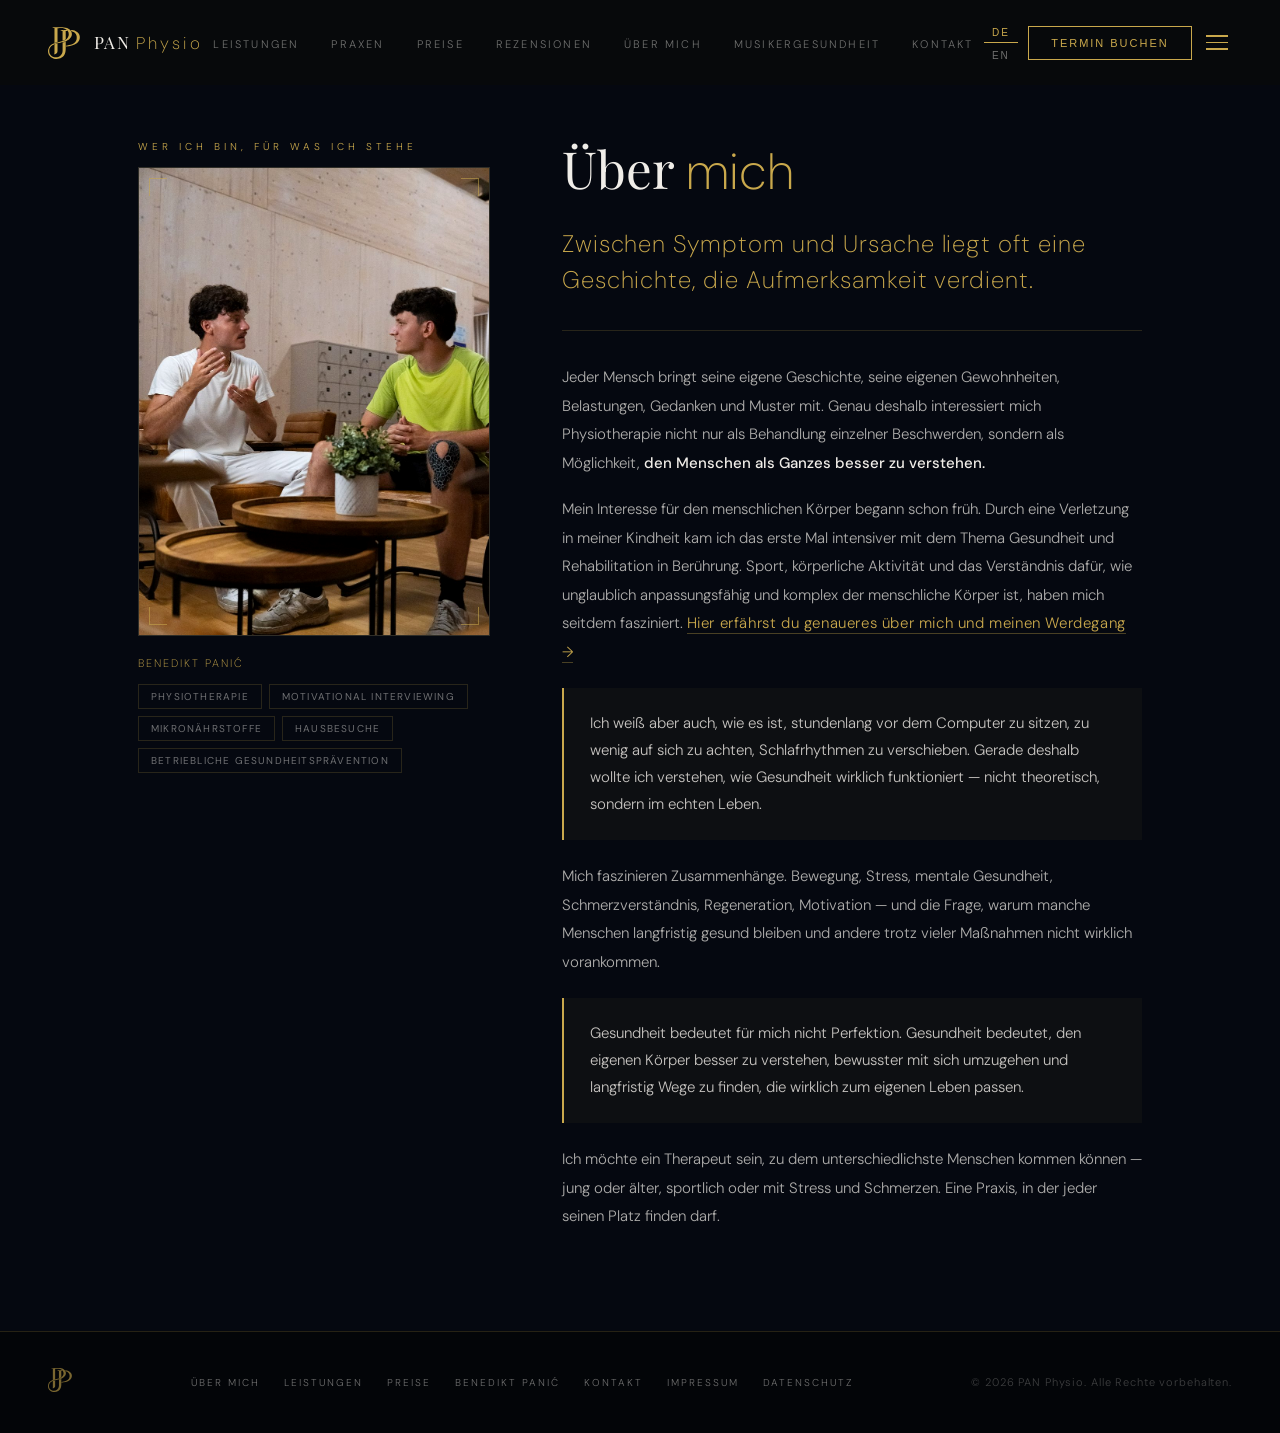
<file: pan-physio_25/ueber_mich.html>
<!DOCTYPE html>
<html lang="de">
<head>
<meta charset="UTF-8">
<meta name="viewport" content="width=device-width, initial-scale=1.0">
<title>Über Benedikt Panić — Physiotherapeut bei PAN Physio</title>
<meta name="description" content="Benedikt Panić — Physiotherapeut in Wels &amp; Salzburg mit Schwerpunkt auf ganzheitlicher Therapie, Bewegungsanalyse, Mikronährstoffberatung und Musikergesundheit.">
<meta name="robots" content="index, follow">
<meta name="author" content="Benedikt Panić">
<link rel="canonical" href="https://www.pan-physio.com/pan-physio_25/ueber_mich.html">
<link rel="icon" type="image/x-icon" href="/favicon.ico">
<link rel="icon" type="image/png" sizes="32x32" href="/favicon-32x32.png">
<link rel="icon" type="image/png" sizes="16x16" href="/favicon-16x16.png">
<link rel="icon" type="image/png" sizes="192x192" href="/android-chrome-192x192.png">
<link rel="apple-touch-icon" sizes="180x180" href="/apple-touch-icon.png">
<link rel="manifest" href="/site.webmanifest">

<meta property="og:type" content="profile">
<meta property="og:site_name" content="PAN Physio">
<meta property="og:title" content="Über Benedikt Panić — Physiotherapeut bei PAN Physio">
<meta property="og:description" content="Physiotherapeut in Wels &amp; Salzburg mit Schwerpunkt auf ganzheitlicher Therapie, Bewegungsanalyse, Mikronährstoffberatung und Musikergesundheit.">
<meta property="og:url" content="https://www.pan-physio.com/pan-physio_25/ueber_mich.html">
<meta property="og:image" content="https://www.pan-physio.com/Bilder/Og-Image.png">
<meta property="og:image:type" content="image/png">
<meta property="og:locale" content="de_AT">
<meta property="og:locale:alternate" content="en_US">
<meta property="profile:first_name" content="Benedikt">
<meta property="profile:last_name" content="Panić">

<meta name="twitter:card" content="summary_large_image">
<meta name="twitter:title" content="Über Benedikt Panić — Physiotherapeut bei PAN Physio">
<meta name="twitter:description" content="Physiotherapeut in Wels &amp; Salzburg mit Schwerpunkt auf ganzheitlicher Therapie, Bewegungsanalyse, Mikronährstoffberatung und Musikergesundheit.">
<meta name="twitter:image" content="https://www.pan-physio.com/Bilder/Og-Image.png">

<link href="https://fonts.googleapis.com/css2?family=Playfair+Display:ital,wght@0,400;0,700;1,400&family=DM+Sans:wght@300;400;500&family=Cormorant+Garamond:wght@300;400&display=swap" rel="stylesheet">

<script type="application/ld+json">
{
  "@context": "https://schema.org",
  "@type": "Person",
  "@id": "https://www.pan-physio.com/#benedikt",
  "name": "Benedikt Panić",
  "jobTitle": "Physiotherapeut",
  "description": "Physiotherapeut mit Spezialisierung auf Musikergesundheit, Bewegungsanalyse und ganzheitliche Gesundheitsansätze.",
  "url": "https://www.pan-physio.com/pan-physio_25/ueber_mich.html",
  "worksFor": {
    "@type": "PhysicalTherapist",
    "@id": "https://www.pan-physio.com/#organization",
    "name": "PAN Physio",
    "url": "https://www.pan-physio.com/"
  },
  "alumniOf": {
    "@type": "CollegeOrUniversity",
    "name": "FH Salzburg"
  },
  "knowsAbout": ["Physiotherapie", "Musikergesundheit", "Bewegungsanalyse", "Manuelle Therapie", "Mikronährstoffe", "Gesundheitsförderung"],
  "knowsLanguage": ["de", "en"]
}
</script>
<style>
*,*::before,*::after{box-sizing:border-box;margin:0;padding:0}
:root{
  --bg:#050810;--bg2:#080C18;--bg3:#0D1220;
  --gold:#C9A84C;--gold2:#E8C97A;--gold-dim:rgba(201,168,76,0.12);
  --white:#F0EDE8;--muted:rgba(240,237,232,0.45);--border:rgba(201,168,76,0.18);
}
html{scroll-behavior:smooth;scrollbar-width:thin;scrollbar-color:var(--gold) var(--bg);}
::-webkit-scrollbar{width:4px}::-webkit-scrollbar-track{background:var(--bg)}::-webkit-scrollbar-thumb{background:var(--gold);border-radius:2px}
body{background:#060810;color:var(--white);font-family:'DM Sans',sans-serif;font-weight:300;overflow-x:hidden;}

#nav{position:fixed;top:0;left:0;right:0;z-index:200;display:flex;align-items:center;justify-content:space-between;padding:20px 48px;background:rgba(8,10,12,0.97);transition:background .4s,padding .3s;}
.nav-logo{display:flex;align-items:center;gap:12px;text-decoration:none;height:38px;}
.nav-brand{font-family:'Playfair Display',serif;font-size:17px;font-weight:400;color:var(--white);letter-spacing:0.08em;line-height:1;}
.nav-brand em{font-style:normal;color:var(--gold);font-weight:200;letter-spacing:0.20em;font-family:'DM Sans',sans-serif;}
.nav-logo svg{height:32px;width:auto;fill:var(--gold);transition:fill .3s;}
.nav-logo:hover svg{fill:var(--gold2);}
.nav-links{display:flex;gap:32px;list-style:none;}
.nav-links a{font-size:11px;letter-spacing:0.2em;text-transform:uppercase;color:var(--muted);text-decoration:none;transition:color .3s;}
.nav-links a:hover{color:var(--gold);}
.nav-cta{font-size:11px;letter-spacing:0.18em;text-transform:uppercase;padding:10px 22px;border:1px solid var(--gold);color:var(--gold);background:transparent;transition:background .3s,color .3s;}
.nav-cta:hover{background:var(--gold);color:var(--bg);}
.nav-burger{display:flex;flex-direction:column;gap:5px;background:none;border:none;padding:4px;cursor:pointer;}
.nav-burger span{display:block;width:22px;height:1.5px;background:var(--gold);transition:transform .3s,opacity .3s;}
@media(max-width:820px){#nav{padding:16px 20px;}.nav-links{display:none;}.nav-cta{display:none;}.nav-burger{display:flex;}}
.mobile-menu{position:fixed;inset:0;z-index:9999;background:rgba(8,10,12,0.98);display:flex;flex-direction:column;align-items:center;justify-content:center;gap:28px;opacity:0;visibility:hidden;transition:opacity .4s,visibility .4s;}
.mobile-menu.open{opacity:1;visibility:visible;}
.mm-divider{width:40px;height:1px;background:rgba(201,168,76,0.2);margin:8px 0;}
.mobile-menu a{font-family:'Playfair Display',serif;font-size:clamp(26px,6vw,40px);color:var(--white);text-decoration:none;transition:color .3s;}
.mobile-menu a:hover{color:var(--gold);}
.mobile-close{position:absolute;top:18px;right:22px;background:none;border:none;color:var(--gold);font-size:26px;cursor:pointer;z-index:10000;pointer-events:auto;}
section{padding:100px 0;}
.section-inner{max-width:1100px;margin:0 auto;padding:0 48px;}
@media(max-width:600px){.section-inner{padding:0 20px;}section{padding:68px 0;}}
.section-eyebrow{font-size:10px;letter-spacing:0.4em;text-transform:uppercase;color:var(--gold);margin-bottom:14px;}
.section-title{font-family:'Playfair Display',serif;font-size:clamp(28px,4vw,52px);font-weight:400;line-height:1.1;margin-bottom:44px;}
.section-title em{font-style:normal;color:var(--gold);font-weight:200;letter-spacing:0.04em;font-family:'DM Sans',sans-serif;}
/* Über mich */
#ueber{background:var(--bg);padding-top:140px;}
.ueber-layout{display:grid;grid-template-columns:1fr 1.65fr;gap:72px;align-items:start;}
@media(max-width:820px){.ueber-layout{grid-template-columns:1fr;gap:36px;}}
.ueber-portrait{width:100%;aspect-ratio:3/4;background:var(--bg3);border:1px solid var(--border);position:relative;display:flex;align-items:center;justify-content:center;margin-bottom:20px;overflow:hidden;}
.ueber-portrait img{width:100%;height:100%;object-fit:cover;display:block;}
.ueber-portrait-ph{display:flex;flex-direction:column;align-items:center;gap:10px;}
.pc{position:absolute;width:18px;height:18px;border-color:var(--gold);border-style:solid;opacity:0.55;}
.pc.tl{top:10px;left:10px;border-width:1px 0 0 1px;}.pc.tr{top:10px;right:10px;border-width:1px 1px 0 0;}
.pc.bl{bottom:10px;left:10px;border-width:0 0 1px 1px;}.pc.br{bottom:10px;right:10px;border-width:0 1px 1px 0;}
.ueber-tags{display:flex;flex-wrap:wrap;gap:7px;}
.ueber-tag{font-size:10px;letter-spacing:0.12em;text-transform:uppercase;padding:5px 12px;border:1px solid var(--border);color:var(--muted);background:none;font-family:'DM Sans',sans-serif;cursor:pointer;transition:border-color .3s,color .3s;}
.ueber-tag:hover{color:var(--gold);border-color:rgba(201,168,76,0.6);}
.ueber-intro{font-family:'DM Sans',sans-serif;font-size:clamp(17px,2vw,24px);font-weight:200;color:var(--gold);line-height:1.5;margin-bottom:32px;letter-spacing:0.04em;padding-bottom:32px;border-bottom:1px solid var(--border);}
.ueber-body{display:flex;flex-direction:column;gap:18px;}
.ueber-body p{font-size:15px;line-height:1.9;color:rgba(240,237,232,0.72);}
.ueber-body p strong{color:var(--white);font-weight:500;}
.ueber-quote{margin:4px 0;padding:22px 26px;border-left:2px solid var(--gold);background:rgba(201,168,76,0.04);}
.ueber-quote p{font-size:15px;font-weight:300;color:rgba(240,237,232,0.82);line-height:1.80;}
.portrait-slide{position:absolute;inset:0;opacity:0;transition:opacity 1s ease;display:flex;align-items:center;justify-content:center;}
.portrait-slide.active{opacity:1;}
.portrait-slide img{width:100%;height:100%;object-fit:cover;display:block;}
/* Preise */
#preise{background:var(--bg);padding-top:140px;}
.preise-split{display:grid;grid-template-columns:1fr 1fr;gap:24px;}
@media(max-width:700px){.preise-split{grid-template-columns:1fr;}}
.pb{border:1px solid var(--border);padding:40px;position:relative;}
.pb.featured{border-color:rgba(201,168,76,0.45);background:rgba(201,168,76,0.04);}
.pb-badge{position:absolute;top:0;right:0;background:var(--gold);color:var(--bg);font-size:9px;letter-spacing:0.2em;text-transform:uppercase;padding:6px 16px;font-weight:500;}
.pb-title{font-family:'Playfair Display',serif;font-size:24px;font-weight:400;margin-bottom:6px;}
.pb-sub{font-size:12px;color:var(--muted);margin-bottom:28px;letter-spacing:0.08em;}
.pb ul{list-style:none;}
.pb li{display:flex;justify-content:space-between;align-items:center;padding:13px 0;border-bottom:1px solid rgba(201,168,76,0.1);font-size:14px;}
.pb li:last-child{border-bottom:none;}
.pb .dur{color:var(--muted);}
.pb .price{font-family:'Cormorant Garamond',serif;font-size:22px;font-weight:300;color:var(--gold);letter-spacing:0.04em;}
/* Footer */
footer{padding:36px 48px;border-top:1px solid var(--border);display:flex;align-items:center;justify-content:space-between;flex-wrap:wrap;gap:16px;background:#030508;}
@media(max-width:600px){footer{padding:28px 20px;flex-direction:column;align-items:flex-start;}}
.footer-logo svg{height:24px;width:auto;fill:var(--gold);opacity:0.6;}
.footer-links{display:flex;gap:24px;flex-wrap:wrap;}
.footer-links a{font-size:10px;letter-spacing:0.2em;text-transform:uppercase;color:var(--muted);text-decoration:none;transition:color .3s;}
.footer-links a:hover{color:var(--gold);}
.footer-copy{font-size:11px;color:rgba(240,237,232,0.25);letter-spacing:0.08em;}
.lang-sw{display:flex;gap:6px;}
.lang-btn{background:none;border:none;font-size:10px;letter-spacing:0.2em;color:var(--muted);cursor:pointer;padding:4px 8px;transition:color .3s;}
.lang-btn.active{color:var(--gold);border-bottom:1px solid var(--gold);}
@keyframes fadeUp{from{opacity:0;transform:translateY(20px)}to{opacity:1;transform:translateY(0)}}

.imp-modal{position:fixed;inset:0;z-index:999;display:flex;align-items:center;justify-content:center;opacity:0;visibility:hidden;transition:opacity .4s,visibility .4s;padding:20px;}
.imp-modal.open{opacity:1;visibility:visible;}
.imp-backdrop{position:absolute;inset:0;background:rgba(3,5,12,0.92);cursor:pointer;}
.imp-box{position:relative;z-index:1;width:100%;max-width:660px;max-height:88vh;overflow-y:auto;background:linear-gradient(135deg,#0A0E1A,#060810);border:1px solid rgba(201,168,76,0.25);padding:48px;scrollbar-width:thin;scrollbar-color:var(--gold) transparent;}
.imp-box::-webkit-scrollbar{width:3px}.imp-box::-webkit-scrollbar-thumb{background:var(--gold);border-radius:2px}
.imp-close{position:absolute;top:20px;right:24px;background:none;border:none;color:var(--gold);font-size:22px;cursor:pointer;opacity:0.7;transition:opacity .2s;}
.imp-close:hover{opacity:1;}
.imp-eyebrow{font-size:10px;letter-spacing:0.4em;text-transform:uppercase;color:var(--gold);margin-bottom:12px;}
.imp-title{font-family:"Playfair Display",serif;font-size:clamp(28px,4vw,42px);font-weight:400;margin-bottom:36px;color:var(--white);}
.imp-title em{font-style:normal;color:var(--gold);font-weight:200;letter-spacing:0.04em;font-family:"DM Sans",sans-serif;}
.imp-section{margin-bottom:28px;}
.imp-section-title{font-size:11px;letter-spacing:0.25em;text-transform:uppercase;color:var(--gold);margin-bottom:12px;padding-bottom:8px;border-bottom:1px solid rgba(201,168,76,0.15);}
.imp-section p{font-size:14px;line-height:1.85;color:rgba(240,237,232,0.7);}
.ueber-link{color:var(--gold);text-decoration:none;font-weight:300;letter-spacing:0.04em;border-bottom:1px solid rgba(201,168,76,0.35);transition:border-color .3s,opacity .3s;}
.ueber-link:hover{border-color:var(--gold);opacity:0.8;}

</style>
<link rel="stylesheet" href="../weihnachten.css">
<link rel="stylesheet" href="../halloween.css">
</head>
<body>


<nav id="nav">
  <a href="../index.html#hero" class="nav-logo" aria-label="PAN Physio">
    <svg xmlns="http://www.w3.org/2000/svg" viewBox="0 0 794.09 744.58" aria-hidden="true">
      <path d="M150.72,24.69c-10.43-1.39-22.2-4.33-31.85-8.47-7.12-3.05-16.95-7.98-19.14-16.22,7.27,2.55,16.1,4.45,23.78,5,124.76,8.99,359.17-41.88,420.74,104.17,40.76,96.68-30.61,177.87-114.35,215.36-118.26,52.95-389.33,44.07-401,219.38-13.25,199,297.13,223.24,311.11,14.95l.1-198.24c24.62-5.55,48.72-12.14,72.22-19.91-.19,25.51.26,51.07.08,76.6-.79,111.13,13.54,226.35-95.64,294.41-142.73,88.98-349.08-12.11-311.99-190.3,36.68-176.21,286.77-149.81,403.49-223.47,108.94-68.76,99.62-229.74-30.48-264.19-49.85-13.2-105.12-5.13-156.3-7.41v324.24l-70.75,19.75V24.69Z"/>
      <path d="M417.29,455.92v-21.38c92.14-15.32,215.77-32.93,245.98-138.25,26.69-93.04-19.38-182.99-117.06-198.32-4.1-9.14-9.89-18.3-17.05-25.52,39.72.92,82.74,7.43,118.5,25.46,112.44,56.71,125.3,189.76,31.25,271.63-73.45,63.94-171.12,66.04-261.62,86.39Z"/>
      <path d="M411.66,94.5l1.72,190.77c-21.87,16.7-48.35,26.65-74.31,34.82V94.5c-15.19-4.81-32.74-7.27-44.77-18.54-1.43-1.34-7.58-6.77-5.85-8.48,15.23,6.83,32.01,4.64,48.16,4.99,18.01.39,28.83.27,60.64,0,19-.16,42.28-.04,42.28-.04,2.68,2.58,5.52,5.58,8.38,9.03,3.68,4.44,6.65,8.74,9.04,12.64-1.41.01-15.26.14-45.27.4Z"/>
      <path d="M221.47,386.79v180.23c0,10.31-5.33,19.7-7.34,23.93-13.07,27.44-45.3,42.58-74.93,41.07,5.7-8.83,10.29-18.12,11.5-28.8l.28-192.29c1.14-3.35,25.9-11.63,31.06-13.37,12.85-4.34,26.24-7.62,39.43-10.76Z"/>
    </svg>
    <span class="nav-brand">PAN <em>Physio</em></span>
  </a>

  <ul class="nav-links">
    <li><a href="../index.html#leistungen" data-lang="nav-leistungen">Leistungen</a></li>
    <li><a href="../index.html#praxen" data-lang="nav-praxen">Praxen</a></li>
    <li><a href="preise.html" data-lang="nav-preise">Preise</a></li>
    <li><a href="../index.html#testimonials" data-lang="nav-testimonials">Rezensionen</a></li>
    <li><a href="ueber_mich.html" data-lang="nav-ueber">&#xDC;ber mich</a></li>
    <li><a href="musikergesundheit.html" data-lang="nav-musiker">Musikergesundheit</a></li>
    <li><a href="../index.html#kontakt" data-lang="nav-kontakt">Kontakt</a></li>
  </ul>
  <div id="lang-switcher">
    <button class="lang-btn active" onclick="setLang('de')" id="btn-de">DE</button>
    <div class="lang-divider"></div>
    <button class="lang-btn" onclick="setLang('en')" id="btn-en">EN</button>
  </div>
  <button class="nav-cta" data-lang="nav-cta" onclick="window.location='../index.html#kontakt'">Termin buchen</button>
  <button class="nav-burger" id="mb" onclick="openMM()"><span></span><span></span><span></span></button>
</nav>

<div class="mobile-menu" id="mm">
  <button class="mobile-close" id="mc">&#x2715;</button>
  <a href="../index.html#leistungen" onclick="closeMM()" data-lang="nav-leistungen">Leistungen</a>
  <a href="../index.html#praxen" onclick="closeMM()" data-lang="nav-praxen">Praxen</a>
  <a href="preise.html" onclick="closeMM()" data-lang="nav-preise">Preise</a>
  <a href="../index.html#testimonials" onclick="closeMM()" data-lang="nav-testimonials">Rezensionen</a>
  <a href="ueber_mich.html" onclick="closeMM()" data-lang="nav-ueber">&#xDC;ber mich</a>
  <a href="musikergesundheit.html" onclick="closeMM()" data-lang="nav-musiker">Musikergesundheit</a>
  <a href="../index.html#kontakt" onclick="closeMM()" data-lang="nav-kontakt">Kontakt</a>
  <div class="mm-divider"></div>
  <a href="#" onclick="closeReviews();openImpressum();closeMM();" style="font-size:13px;opacity:0.5;">Impressum</a>
  <a href="#" onclick="closeDatenschutz();openDatenschutz();closeMM();" style="font-size:13px;opacity:0.5;">Datenschutz</a>
</div>

<section id="ueber">
<div class="section-inner">
    <div class="ueber-layout">
      <div class="reveal">
        <div class="section-eyebrow" data-lang="eyebrow-ueber">Wer ich bin, f&#xFC;r was ich stehe</div>
        <div class="ueber-portrait" aria-label="Benedikt Panic — PAN Physio">
          <img class="portrait-slide active" src="../Bilder/ueber-mich/DSC00068.jpg" alt="Benedikt Panic, Physiotherapeut PAN Physio Wels" style="width:100%;height:100%;object-fit:cover;object-position:center top;display:block;filter:contrast(1.05);">
          <img class="portrait-slide" loading="lazy" src="../Bilder/ueber-mich/DSC00100.jpg" alt="Benedikt Panic, Physiotherapeut PAN Physio Wels" style="width:100%;height:100%;object-fit:cover;object-position:center top;display:block;filter:contrast(1.05);">
          <img class="portrait-slide" loading="lazy" src="../Bilder/ueber-mich/DSC00168.jpg" alt="Benedikt Panic, Physiotherapeut PAN Physio Wels" style="width:100%;height:100%;object-fit:cover;object-position:center top;display:block;filter:contrast(1.05);">
          <img class="portrait-slide" loading="lazy" src="../Bilder/ueber-mich/DSC09769.jpg" alt="Benedikt Panic, Physiotherapeut PAN Physio Wels" style="width:100%;height:100%;object-fit:cover;object-position:center top;display:block;filter:contrast(1.05);">
          <img class="portrait-slide" loading="lazy" src="../Bilder/ueber-mich/DSC09792.jpg" alt="Benedikt Panic, Physiotherapeut PAN Physio Wels" style="width:100%;height:100%;object-fit:cover;object-position:center top;display:block;filter:contrast(1.05);">
          <img class="portrait-slide" loading="lazy" src="../Bilder/ueber-mich/DSC09798.jpg" alt="Benedikt Panic, Physiotherapeut PAN Physio Wels" style="width:100%;height:100%;object-fit:cover;object-position:center top;display:block;filter:contrast(1.05);">
          <img class="portrait-slide" loading="lazy" src="../Bilder/ueber-mich/DSC09802.jpg" alt="Benedikt Panic, Physiotherapeut PAN Physio Wels" style="width:100%;height:100%;object-fit:cover;object-position:center top;display:block;filter:contrast(1.05);">
          <img class="portrait-slide" loading="lazy" src="../Bilder/ueber-mich/DSC09835.jpg" alt="Benedikt Panic, Physiotherapeut PAN Physio Wels" style="width:100%;height:100%;object-fit:cover;object-position:center top;display:block;filter:contrast(1.05);">
          <img class="portrait-slide" loading="lazy" src="../Bilder/ueber-mich/DSC09872.jpg" alt="Benedikt Panic, Physiotherapeut PAN Physio Wels" style="width:100%;height:100%;object-fit:cover;object-position:center top;display:block;filter:contrast(1.05);">
          <img class="portrait-slide" loading="lazy" src="../Bilder/ueber-mich/DSC09918.jpg" alt="Benedikt Panic, Physiotherapeut PAN Physio Wels" style="width:100%;height:100%;object-fit:cover;object-position:center top;display:block;filter:contrast(1.05);">
          <img class="portrait-slide" loading="lazy" src="../Bilder/ueber-mich/DSC09969.jpg" alt="Benedikt Panic, Physiotherapeut PAN Physio Wels" style="width:100%;height:100%;object-fit:cover;object-position:center top;display:block;filter:contrast(1.05);">
          <img class="portrait-slide" loading="lazy" src="../Bilder/ueber-mich/DSC09985.jpg" alt="Benedikt Panic, Physiotherapeut PAN Physio Wels" style="width:100%;height:100%;object-fit:cover;object-position:center top;display:block;filter:contrast(1.05);">
          <div class="pc tl"></div><div class="pc tr"></div><div class="pc bl"></div><div class="pc br"></div>
        </div>
        <p style="font-size:11px;letter-spacing:0.18em;text-transform:uppercase;color:var(--gold);font-weight:200;margin-top:12px;font-family:'DM Sans',sans-serif;">Benedikt Pani&#x107;</p>
        <div class="ueber-tags" style="margin-top:14px;">
          <button class="ueber-tag" data-lang="tag-physiotherapie" onclick="openLeistungInfo('Physiotherapie')">Physiotherapie</button>
          <button class="ueber-tag" data-lang="tag-motivational-interviewing" onclick="openLeistungInfo('Motivational Interviewing')">Motivational Interviewing</button>
          <button class="ueber-tag" data-lang="tag-mikronährstoffe" onclick="openLeistungInfo('Mikron&auml;hrstoffe')">Mikron&auml;hrstoffe</button>
          <button class="ueber-tag" onclick="openLeistungInfo('Hausbesuche')" data-lang="tag-haus">Hausbesuche</button>
          <button class="ueber-tag" data-lang="tag-betriebliche" onclick="openLeistungInfo('Betriebliche')">Betriebliche Gesundheitspr&auml;vention</button>
        </div>
      </div>
      <div class="reveal reveal-delay-2">
        <div class="section-title" data-lang="title-ueber" style="margin-bottom:0">&#xDC;ber <em>mich</em></div>
        <div style="margin-top:26px">
          <div class="ueber-intro"><span data-lang="ueber-tagline">Zwischen Symptom und Ursache liegt oft eine Geschichte, die Aufmerksamkeit verdient.</span></div>
          <div class="ueber-body">
            <p data-lang="ueber-p1">Jeder Mensch bringt seine eigene Geschichte, seine eigenen Gewohnheiten, Belastungen, Gedanken und Muster mit. Genau deshalb interessiert mich Physiotherapie nicht nur als Behandlung einzelner Beschwerden, sondern als Möglichkeit, <strong>den Menschen als Ganzes besser zu verstehen.</strong></p>
            <p><span data-lang="ueber-p2">Mein Interesse für den menschlichen Körper begann schon früh. Durch eine Verletzung in meiner Kindheit kam ich das erste Mal intensiver mit dem Thema Gesundheit und Rehabilitation in Berührung. Sport, körperliche Aktivität und das Verständnis dafür, wie unglaublich anpassungsfähig und komplex der menschliche Körper ist, haben mich seitdem fasziniert.</span> <a href="#" onclick="openWerdegang();return false;" class="ueber-link" data-lang="ueber-link">Hier erfährst du genaueres über mich und meinen Werdegang &rarr;</a></p>
            <div class="ueber-quote"><p data-lang="ueber-quote">Ich weiß aber auch, wie es ist, stundenlang vor dem Computer zu sitzen, zu wenig auf sich zu achten, Schlafrhythmen zu verschieben. Gerade deshalb wollte ich verstehen, wie Gesundheit wirklich funktioniert &mdash; nicht theoretisch, sondern im echten Leben.</p></div>
            <p data-lang="ueber-p4">Mich faszinieren Zusammenhänge. Bewegung, Stress, mentale Gesundheit, Schmerzverständnis, Regeneration, Motivation &mdash; und die Frage, warum manche Menschen langfristig gesund bleiben und andere trotz vieler Maßnahmen nicht wirklich vorankommen.</p>
            <div class="ueber-quote"><p data-lang="ueber-p5">Gesundheit bedeutet für mich nicht Perfektion. Gesundheit bedeutet, den eigenen Körper besser zu verstehen, bewusster mit sich umzugehen und langfristig Wege zu finden, die wirklich zum eigenen Leben passen.</p></div>
            <p data-lang="ueber-p6">Ich möchte ein Therapeut sein, zu dem unterschiedlichste Menschen kommen können &mdash; jung oder älter, sportlich oder mit Stress und Schmerzen. Eine Praxis, in der jeder seinen Platz finden darf.</p>
          </div>
          </div>
        </div>
      </div>
    </div>
  </div>
</section>

<footer>
  <div class="footer-logo">
    <svg xmlns="http://www.w3.org/2000/svg" viewBox="0 0 794.09 744.58" aria-label="PAN Physio">
      <path d="M150.72,24.69c-10.43-1.39-22.2-4.33-31.85-8.47-7.12-3.05-16.95-7.98-19.14-16.22,7.27,2.55,16.1,4.45,23.78,5,124.76,8.99,359.17-41.88,420.74,104.17,40.76,96.68-30.61,177.87-114.35,215.36-118.26,52.95-389.33,44.07-401,219.38-13.25,199,297.13,223.24,311.11,14.95l.1-198.24c24.62-5.55,48.72-12.14,72.22-19.91-.19,25.51.26,51.07.08,76.6-.79,111.13,13.54,226.35-95.64,294.41-142.73,88.98-349.08-12.11-311.99-190.3,36.68-176.21,286.77-149.81,403.49-223.47,108.94-68.76,99.62-229.74-30.48-264.19-49.85-13.2-105.12-5.13-156.3-7.41v324.24l-70.75,19.75V24.69Z"/>
      <path d="M417.29,455.92v-21.38c92.14-15.32,215.77-32.93,245.98-138.25,26.69-93.04-19.38-182.99-117.06-198.32-4.1-9.14-9.89-18.3-17.05-25.52,39.72.92,82.74,7.43,118.5,25.46,112.44,56.71,125.3,189.76,31.25,271.63-73.45,63.94-171.12,66.04-261.62,86.39Z"/>
      <path d="M411.66,94.5l1.72,190.77c-21.87,16.7-48.35,26.65-74.31,34.82V94.5c-15.19-4.81-32.74-7.27-44.77-18.54-1.43-1.34-7.58-6.77-5.85-8.48,15.23,6.83,32.01,4.64,48.16,4.99,18.01.39,28.83.27,60.64,0,19-.16,42.28-.04,42.28-.04,2.68,2.58,5.52,5.58,8.38,9.03,3.68,4.44,6.65,8.74,9.04,12.64-1.41.01-15.26.14-45.27.4Z"/>
      <path d="M221.47,386.79v180.23c0,10.31-5.33,19.7-7.34,23.93-13.07,27.44-45.3,42.58-74.93,41.07,5.7-8.83,10.29-18.12,11.5-28.8l.28-192.29c1.14-3.35,25.9-11.63,31.06-13.37,12.85-4.34,26.24-7.62,39.43-10.76Z"/>
    </svg>
  </div>
  <nav class="footer-links">
    <a href="ueber_mich.html" onclick="closeMM()" data-lang="nav-ueber">&#xDC;ber mich</a><a href="../index.html#leistungen" onclick="closeMM()" data-lang="nav-leistungen">Leistungen</a>
    <a href="preise.html" onclick="closeMM()" data-lang="nav-preise">Preise</a><a href="../portfolio_33.html" target="_blank">Benedikt Pani&#x107;</a>
    <a href="../index.html#kontakt" onclick="closeMM()" data-lang="nav-kontakt">Kontakt</a>
    <a href="#" onclick="window.location='../index.html#impressum';return false;" data-lang="footer-impressum">Impressum</a><a href="#" onclick="window.location='../index.html#datenschutz';return false;" data-lang="footer-datenschutz">Datenschutz</a>
  </nav>
  <div class="footer-copy" data-lang="footer-copy">&copy; 2026 PAN Physio. Alle Rechte vorbehalten.</div>
</footer>

<script>
// Nav scroll
window.addEventListener('scroll',()=>{
  document.getElementById('nav').classList.toggle('scrolled', window.scrollY>40);
},{passive:true});

// Mobile menu
function openMM(){document.querySelector('.mobile-menu').classList.add('open');}
function closeMM(){document.querySelector('.mobile-menu').classList.remove('open');}

// Werdegang modal
function openWerdegang(){document.getElementById('werdegang-modal').classList.add('open');}
function closeWerdegang(){document.getElementById('werdegang-modal').classList.remove('open');}

// Translations
const TRANSLATIONS = {
  // ══════════════════════════════════════════════════════
  // DEUTSCH — alle Keys hier pflegen
  // ══════════════════════════════════════════════════════
  de: {
    // Navigation
    'nav-cta':            'Termin buchen',
    'nav-ueber':          '\u00dcber mich',
    'nav-leistungen':     'Leistungen',
    'nav-preise':         'Preise',
    'nav-testimonials':   'Rezensionen',
    'nav-kontakt':        'Kontakt',
    'nav-musiker':        'Musikergesundheit',
    // Hero
    'hero-eyebrow':       'Physiotherapie \u2014 Wahltherapeut',
    'hero-title':         'Du im Mittelpunkt.<br><em>Gemeinsam zu mehr.</em>',
    'hero-tagline':       'Individuelle Therapie nach Ma\u00df \u2014 in der Praxis oder direkt bei Ihnen zu Hause.',
    // Termin Slogan
    'ts-title':           'Termin ohne <em>Wartezeit</em>',
    'ts-sub':             'Bei anderen noch auf der Warteliste \u2014 bei mir schon in der Therapie.',
    // \u00dcber mich
    'eyebrow-ueber':      'Wer ich bin, f\u00fcr was ich stehe',
    'title-ueber':        '\u00dcber <em>mich</em>',
    'tag-physiotherapie': 'Physiotherapie',
    'tag-haus':           'Hausbesuche',
    'tag-mikron\u00e4hrstoffe': 'Mikron\u00e4hrstoffe',
    'tag-mikronährstoffe': 'Mikronährstoffe',
    'tag-motivational-interviewing': 'Motivational Interviewing',
    'tag-betriebliche':   'Betriebliche Gesundheitspr\u00e4vention',
    'ueber-tagline':      'Zwischen Symptom und Ursache liegt oft eine Geschichte, die Aufmerksamkeit verdient.',
    // Über mich — individuelle Absatz-Keys
    'ueber-p1':    'Jeder Mensch bringt seine eigene Geschichte, seine eigenen Gewohnheiten, Belastungen, Gedanken und Muster mit. Genau deshalb interessiert mich Physiotherapie nicht nur als Behandlung einzelner Beschwerden, sondern als Möglichkeit, <strong>den Menschen als Ganzes besser zu verstehen.</strong>',
    'ueber-p2':    'Mein Interesse für den menschlichen Körper begann schon früh. Durch eine Verletzung in meiner Kindheit kam ich das erste Mal intensiver mit dem Thema Gesundheit und Rehabilitation in Berührung. Sport, körperliche Aktivität und das Verständnis dafür, wie unglaublich anpassungsfähig und komplex der menschliche Körper ist, haben mich seitdem fasziniert.',
    'ueber-quote': 'Ich weiß aber auch, wie es ist, stundenlang vor dem Computer zu sitzen, zu wenig auf sich zu achten, Schlafrhythmen zu verschieben. Gerade deshalb wollte ich verstehen, wie Gesundheit wirklich funktioniert — nicht theoretisch, sondern im echten Leben.',
    'ueber-p4':    'Mich faszinieren Zusammenhänge. Bewegung, Stress, mentale Gesundheit, Schmerzverständnis, Regeneration, Motivation — und die Frage, warum manche Menschen langfristig gesund bleiben und andere trotz vieler Maßnahmen nicht wirklich vorankommen.',
    'ueber-p5':    'Gesundheit bedeutet für mich nicht Perfektion. Gesundheit bedeutet, den eigenen Körper besser zu verstehen, bewusster mit sich umzugehen und langfristig Wege zu finden, die wirklich zum eigenen Leben passen.',
    'ueber-p6':    'Ich möchte ein Therapeut sein, zu dem unterschiedlichste Menschen kommen können — jung oder älter, sportlich oder mit Stress und Schmerzen. Eine Praxis, in der jeder seinen Platz finden darf.',
    'ueber-link':         'Hier erf\u00e4hrst du genaueres \u00fcber mich und meinen Werdegang \u2192',
    // Preisblöcke
    'eyebrow-preise':     'Transparente Kosten',
    'title-preise':       'Meine <em>Preise</em>',
    'pb-title-praxis':    'In der Praxis',
    'pb-sub-praxis':      'Behandlung in einer meiner Praxen',
    'pb-sub-haus':        'Therapie direkt bei Ihnen zuhause',
    // Rezensionen
    'title-testimonials': 'Rezensionen, die <em>zählen</em>',
    'rev-title':          'Rezensionen <em>schreiben</em>',
    // Werdegang
    'wg-eyebrow':         'Mein Weg',
    'wg-title':           'Mein Weg',
    'wg-body':            `<div class="imp-section">
      <p class="imp-section-title">Ausbildung</p>
      <p>
        2025 schloss ich mein Studium der Physiotherapie an der FH Salzburg erfolgreich ab. Bereits w&auml;hrend des Studiums entwickelte ich ein starkes Interesse f&uuml;r ganzheitliche Gesundheitsans&auml;tze und absolvierte erg&auml;nzende Lehrg&auml;nge und Weiterbildungen im Bereich Mikron&auml;hrstoffe und Gesundheitsf&ouml;rderung.
      </p>
      <p style="margin-top:14px;">
        Im Anschluss vertiefte ich mich intensiv in Themen rund um Regeneration, Leistungsf&auml;higkeit und Biohacking. Daraus entstand auch die Weiterbildung im Bereich des intermittierenden Hypoxie-Hyperoxie-Trainings (IHHT), welches heute einen erg&auml;nzenden Bestandteil meines gesundheitsorientierten Ansatzes darstellt.
      </p>
      <p style="margin-top:14px;">
        2026 folgte zus&auml;tzlich die Ausbildung im Bereich Motivational Interviewing &ndash; einer wissenschaftlich fundierten Kommunikationsmethode zur Unterst&uuml;tzung nachhaltiger Verhaltens&auml;nderungen. Dieser Ansatz pr&auml;gt heute wesentlich meine therapeutische Arbeit und den gemeinsamen Prozess mit meinen Patientinnen und Patienten.
      </p>
    </div>

    <div class="imp-section">
      <p class="imp-section-title">Praktische Erfahrung</p>
      <p>
        Im Rahmen meiner praktischen T&auml;tigkeit konnte ich sowohl in &Ouml;sterreich als auch in Deutschland vielseitige Erfahrungen sammeln.
      </p>
      <p style="margin-top:14px;">
        Praktische Einblicke und klinische Erfahrung sammelte ich unter anderem an der Universit&auml;tsklinikum Salzburg (SALK), im UKH Salzburg sowie am Klinikum Altm&uuml;hlfranken in Deutschland.
      </p>
      <p style="margin-top:14px;">
        Dar&uuml;ber hinaus war ich in freiberuflichen physiotherapeutischen Praxen sowie in Rehabilitationseinrichtungen t&auml;tig. Dadurch konnte ich Menschen mit unterschiedlichsten Beschwerden, Voraussetzungen und Zielen begleiten &ndash; von akuten orthop&auml;dischen Problematiken bis hin zu langfristigen rehabilitativen Prozessen.
      </p>
      <p style="margin-top:14px;">
        Diese vielseitigen Erfahrungen haben meinen therapeutischen Blick gepr&auml;gt: individuell, funktionell und stets orientiert an der Lebensrealit&auml;t des Menschen.
      </p>
      <p style="margin-top:14px;">
        Zus&auml;tzlich bin ich im Bereich der betrieblichen Gesundheitsf&ouml;rderung t&auml;tig und leite Workshops in Unternehmen zu Themen wie ergonomisches Arbeiten, gesundheitsf&ouml;rdernde Bewegung im Berufsalltag sowie Belastungsmanagement.
      </p>
      <p style="margin-top:14px;">
        Dabei steht insbesondere die praxisnahe Vermittlung von Strategien im Vordergrund, die sich nachhaltig und realistisch in den Arbeitsalltag integrieren lassen.
      </p>
    </div>

    <div class="imp-section">
      <p class="imp-section-title">Pers&ouml;nliches</p>
      <p>
        Zeit ist ein wesentlicher Faktor in jeder Therapie. Oft wird sie knapp &ndash; und genau das m&ouml;chte ich bewusst anders gestalten. Ich nehme mir die Zeit und plane Behandlungen so, dass sich jede Patientin und jeder Patient gesehen, verstanden und ernst genommen f&uuml;hlen kann.
      </p>
      <p style="margin-top:14px;">
        Mir ist wichtig, nicht nur einzelne Symptome isoliert zu betrachten, sondern gemeinsam zu verstehen, welche Faktoren Beschwerden beeinflussen und welche Schritte langfristig sinnvoll und realistisch umsetzbar sind. Dabei stehen f&uuml;r mich Aufmerksamkeit, ehrliche Kommunikation und eine individuelle Begleitung im Vordergrund.
      </p>
      <p style="margin-top:14px;">
        Jeder Mensch bringt unterschiedliche Voraussetzungen, Erfahrungen und Ziele mit. Genau deshalb soll Therapie nicht nach einem starren Schema ablaufen, sondern an die jeweilige Situation angepasst werden &ndash; fachlich fundiert, alltagsnah und auf Augenh&ouml;he.
      </p>
      <p style="margin-top:14px;">
        Besonders wichtig ist mir au&szlig;erdem eine aktive Zusammenarbeit. Nachhaltige Ver&auml;nderung entsteht meist nicht durch kurzfristige L&ouml;sungen, sondern durch ein gemeinsames Verst&auml;ndnis, passende Strategien und kleine Schritte, die langfristig integrierbar sind.
      </p>
    </div>

    <div class="imp-section">
      <p class="imp-section-title">Zertifikate</p>
      <p style="color:rgba(201,168,76,0.55);font-size:13px;font-weight:300;letter-spacing:0.04em;">
        Wird in K&uuml;rze aktualisiert.
      </p>
    </div>`,
    // Leistungen
    'eyebrow-leistungen': 'Was ich anbiete',
    'title-leistungen':   'Meine <em>Leistungen</em>',
    'lk-more':             'Mehr',
    'lk-less':             'Weniger',
    'lk-title-physio':    'Physiotherapie & Bewegungstherapie',
    'lk-desc-physio':     'Individuell angepasste Therapie zur Verbesserung von Beweglichkeit, Belastbarkeit und k\u00f6rperlicher Funktion \u2014 evidenzbasiert, aufmerksam und auf die pers\u00f6nliche Lebensrealit\u00e4t abgestimmt.',
    'lk-title-haus':      'Hausbesuche',
    'lk-desc-haus':       'Therapeutische Betreuung im gewohnten Umfeld. Besonders sinnvoll bei eingeschr\u00e4nkter Mobilit\u00e4t, nach Operationen oder wenn der Weg in die Praxis zus\u00e4tzlichen Stress verursacht.',
    'lk-title-regen':     'Regeneration & Gesundheitsfaktoren',
    'lk-desc-regen':      'Gesundheit wird von vielen Faktoren beeinflusst. Deshalb flie\u00dfen bei Bedarf auch Themen wie Stressregulation, Schlaf, Belastungsmanagement, K\u00f6rperwahrnehmung sowie Grundlagen der Mikron\u00e4hrstoffversorgung in die therapeutische Betrachtung mit ein \u2014 immer individuell und alltagsnah.',
    'lk-title-mi':        'Motivational Interviewing',
    'lk-desc-mi':         'Gespr\u00e4chsorientierter Ansatz zur F\u00f6rderung nachhaltiger Ver\u00e4nderungen. Ziel ist nicht kurzfristige Motivation, sondern langfristige Selbstwirksamkeit und ein besseres Verst\u00e4ndnis f\u00fcr den eigenen K\u00f6rper.',
    'lk-title-bgf':       'Betriebliche Gesundheitsprävention',
    'lk-desc-bgf':        'Gesundheitsf\u00f6rdernde Workshops und Ma\u00dfnahmen f\u00fcr Unternehmen und Firmen \u2014 zu Themen wie ergonomisches Arbeiten, Belastungsmanagement und gesundheitsf\u00f6rdernde Bewegung im Berufsalltag. Praxisnah, nachhaltig und auf den Arbeitsalltag abgestimmt.',
    // Preise
    'preis-praxis':       'Praxis',
    'preis-haus':         'Hausbesuch',
    'preis-bgf':          'Betriebliche Gesundheitsf\u00f6rderung',
    'preis-anfrage':      'Preis auf Anfrage',
    'pb-title-bgf':       'Betriebliche Gesundheitsförderung',
    'pb-sub-bgf':         'Workshop für Unternehmen & Firmen',
    'preis-disclaimer':   'Die Verrechnung erfolgt als Wahltherapie. Eine teilweise Rückerstattung durch die gesetzliche Krankenkasse ist je nach Versicherung und Verordnung möglich.',
    // Rezensionen
    'eyebrow-testimonials': 'Stimmen meiner Patienten',
    'btn-rev-write':        'Rezension schreiben',
    'rev-list-title':       'Bisherige <em>Rezensionen</em>',
    'rev-eyebrow':          'Ihre Erfahrung',
    'rev-subtitle':         'Teilen Sie Ihre Erfahrung mit PAN Physio. Jede Rezension wird vor Ver\u00f6ffentlichung gepr\u00fcft.',
    'btn-submit':           'Rezension absenden',
    // Kontakt
    'eyebrow-kontakt':    'Ich freue mich auf Sie',
    'title-kontakt':      'Termin <em>vereinbaren</em>',
    'kontakt-tel':        'Telefon',
    'kontakt-email':      'E-Mail',
    'kontakt-adresse':    'Adresse',
    'kontakt-oeffnung':   '\u00d6ffnungszeiten',
    'kontakt-tage':       'Montag \u2013 Freitag',
    'kontakt-zeit':       'Nach Vereinbarung',
    // Codebox
    'scb-label':          'Code eingeben',
    // Footer

    // ── Termin-Formular ────────────────────────────────
    'f-vorname':          'Vorname',
    'f-nachname':         'Nachname',
    'f-email':            'E-Mail',
    'f-leistung-label':   'Leistung',
    'f-nachricht-label':  'Ihre Nachricht',
    'f-opt-bitte':        'Bitte wählen…',
    'f-opt-praxis':       'Physiotherapie — Praxis',
    'f-opt-haus':         'Physiotherapie — Hausbesuch',
    'f-submit':           'Anfrage senden →',
    'f-ph-vorname':       'Max',
    'f-ph-nachname':      'Mustermann',
    'f-ph-email':         'ihre@email.at',
    'f-ph-nachricht':     'Beschreiben Sie kurz Ihr Anliegen…',
    // ── Rezensions-Formular ────────────────────────────
    'rv-vorname':         'Vorname *',
    'rv-ort':             'Ort',
    'rv-bewertung':       'Bewertung *',
    'rv-text-label':      'Ihre Rezension *',
    'rv-ph-name':         'Max',
    'rv-ph-ort':          'Wels',
    'rv-ph-text':         'Beschreiben Sie Ihre Erfahrung mit PAN Physio…',
    'footer-copy':        '\u00a9 2026 PAN Physio. Alle Rechte vorbehalten.',
    'footer-impressum':   'Impressum',
    'footer-datenschutz': 'Datenschutz',
    // Easter Eggs
    'egg1-label':  'Aufmerksamkeit \u2014 Easter Egg entdeckt',
    'egg1-title':  'Gratuliere.',
    'egg1-body':   `<p>Du geh\u00f6rst zu den wenigen Menschen, die sich die Zeit nehmen, wirklich genau hinzusehen.</p>
      <p>Vielleicht lag es an deiner Bildschirmgr\u00f6\u00dfe, mag sein. Ich glaube aber, dass etwas anderes dahintersteckt: <em style="color:rgba(240,237,232,0.7)">Aufmerksamkeit.</em> Die F\u00e4higkeit, Details wahrzunehmen, Zusammenh\u00e4nge zu erkennen und mit einer gewissen Neugier durchs Leben zu gehen.</p>
      <div class="egg-divider"></div>
      <p>Genau darauf kommt es an \u2013 hier genauso wie in der Physiotherapie. Die kleinen Dinge zu sehen. Nuancen zu erkennen. Bewegungen, Gewohnheiten und Spannungen bewusst wahrzunehmen.</p>
      <p>Oft entstehen die gr\u00f6\u00dften Ver\u00e4nderungen aus scheinbar kleinen Details. Ein minimal angepasstes Bewegungsmuster. Eine bewusstere Haltung. Ein neuer Blickwinkel.</p>
      <div class="egg-divider"></div>
      <p>Ich glaube, echte Qualit\u00e4t entsteht dort, wo Menschen bereit sind, genauer hinzusehen. Mit Ruhe. Mit Interesse. Mit Pr\u00e4zision.</p>
      <p>Dass du dieses kleine Easter Egg gefunden hast, zeigt auf jeden Fall eines: Du hast ein Auge f\u00fcr Details.<br>Und das freut mich ehrlich.</p>
      <div class="egg-divider"></div>
      <p>Vielleicht war das noch nicht alles.<br>Wer aufmerksam bleibt, entdeckt manchmal mehr als nur das Offensichtliche.</p>`,
    'egg2-theme':  'Neugier',
    'egg3-label':  'Präzision & Timing — Drittes Geheimnis freigeschaltet',
    'egg3-title':  'Das war jetzt wirklich unerwartet.',
    'egg3-body':   `<p>Du hast Snake durchgespielt. Das schafft kaum jemand.</p>
      <p>Ernsthaft \u2014 ich hab das eingebaut und selbst noch nie gewonnen.</p>
      <div style="width:24px;height:1px;background:rgba(201,168,76,0.25);margin:20px 0;"></div>
      <p>Was du gerade gezeigt hast, hat einen Namen:</p>
      <p style="color:rgba(240,237,232,0.7);font-size:15px;"><em style="color:rgba(201,168,76,0.7);font-style:italic;">Pr\u00e4zision und Timing.</em></p>
      <p>Jede Bewegung der Schlange war eine Entscheidung. Zu fr\u00fch abbiegen \u2014 verloren. Zu sp\u00e4t \u2014 auch verloren. Genau im richtigen Moment, genau in die richtige Richtung.</p>
      <p>Das ist kein Zufall.<br>Das ist Kontrolle.</p>
      <div style="width:24px;height:1px;background:rgba(201,168,76,0.25);margin:20px 0;"></div>
      <p>Genau dasselbe gilt auch in der Physiotherapie.</p><p>Pr\u00e4zision. Timing.</p>
      <p>Ein zu fr\u00fch gesetzter Reiz kann Beschwerden verschlimmern, ein falsch gesetzter Reiz sogar neue Symptome hervorbringen. Der Zeitpunkt, wann man welche Technik mit welcher Intensit\u00e4t setzt, ist individuell. Ein Schritt, der nicht zur aktuellen Belastbarkeit passt \u2014 und der Fortschritt stockt.</p>
      <p>Und genau da beginnt die Kunst von uns Physios.</p>
      <div style="width:24px;height:1px;background:rgba(201,168,76,0.25);margin:20px 0;"></div>
      <p>Also, lieber Snake-K\u00f6nig, liebe Snake-K\u00f6nigin:</p>
      <p>Halt weiterhin die Augen offen.</p><p>Bis bald,<br>Benedikt</p>`,
    'egg4-label':  'Gedächtnis & Zusammenhänge — Zweites Geheimnis freigeschaltet',
    'egg4-title':  'Du hast den Code gefunden.',
    'egg4-body':   `<p>Sich Informationen zu merken, w\u00e4hrend st\u00e4ndig Neues hinzukommt, ist schwieriger, als es zun\u00e4chst scheint.</p>
      <p>Genau deshalb faszinieren mich Details. In der Therapie sind es oft kleine Hinweise, die den Unterschied machen \u2013 eine beil\u00e4ufige Bemerkung, eine Bewegung oder ein Muster, das sich erst sp\u00e4ter erkennen l\u00e4sst.</p>
      <div class="egg4-divider"></div>
      <p>Aufmerksamkeit endet nicht mit dem ersten Eindruck.<br>Sie beginnt dort erst richtig.</p>
      <div class="egg4-divider"></div>
      <p>Du hast dir die Buchstaben gemerkt, obwohl niemand dich dazu aufgefordert hat. Keine Erinnerung, keine Notiz, kein Hinweis. Nur Aufmerksamkeit, Ged\u00e4chtnis und ein wenig Neugier.</p>
      <p>Interessanterweise ist genau das ein Teil meines Berufsalltags. W\u00e4hrend einer Behandlung entstehen viele kleine Informationen: Bewegungsmuster, Aussagen, Gewohnheiten, Ziele und Beobachtungen.</p>
      <p>Manche davon landen sp\u00e4ter in der Dokumentation. Andere bleiben zun\u00e4chst im Kopf, bis sie beim n\u00e4chsten Termin wieder relevant werden.</p>
      <div class="egg4-divider"></div>
      <p>Gute Therapie besteht nicht nur darin, Bewegungen zu erkennen, sondern auch darin, Zusammenh\u00e4nge zu behalten und Details \u00fcber die Zeit hinweg einordnen zu k\u00f6nnen.</p>
      <p>Wer aufmerksam bleibt, erkennt oft mehr, als auf den ersten Blick sichtbar ist.</p>
      <p>Danke, dass du dir die Zeit genommen hast, genauer hinzusehen.</p>`,
    // ── Satelliten ─────────────────────────────────────

    // ── Gutschein ──────────────────────────────────────
    'btn-gutschein':      'Gesundheit schenken',
    'gutschein-eyebrow':  'Für Sie oder jemanden, der Ihnen wichtig ist',
    'gutschein-title':    'Gesundheit schenken',
    'gutschein-p1':       'Manche Geschenke bleiben länger in Erinnerung als Dinge. Mit einem PAN Physio Gutschein schenken Sie Aufmerksamkeit und einen Beitrag zu mehr Wohlbefinden.',
    'gutschein-p2':       'Die Gutscheine sind individuell auf einen frei wählbaren Betrag ausstellbar und werden als hochwertige physische Gutscheinkarte erstellt.',
    'gutschein-how-title':'So funktioniert\'s',
    'gutschein-step1':    'Wählen Sie im Kontaktformular unter „Leistung“ den Punkt „Gutschein“ aus.',
    'gutschein-step2':    'Geben Sie in Ihrer Nachricht den gewünschten Gutscheinwert an.',
    'gutschein-step3':    'Anschließend erhalten Sie die Rechnung per E-Mail.',
    'gutschein-step4':    'Nach Zahlungseingang wird Ihr Gutschein vorbereitet.',
    'gutschein-footer':   'Bei Fragen unterstütze ich Sie gerne telefonisch oder in einer meiner Praxen.',
    'f-opt-gutschein':    'Gutschein',
    'f-beschwerden-label': 'Beschwerdebereich (Mehrfachauswahl möglich)',
    'chip-ruecken':   'Rücken',
    'chip-nacken':    'Nacken',
    'chip-schulter':  'Schulter',
    'chip-knie':      'Knie',
    'chip-huefte':    'Hüfte',
    'chip-fuss':      'Fuß / Sprunggelenk',
    'chip-neuro':     'Neurologische Beschwerden',
    'chip-postop':    'Postoperative Rehabilitation',
    'chip-sonstiges': 'Sonstiges',
    'checklist-title':'Bitte zum Termin mitbringen',
    'leistung-eyebrow': 'Leistung',
    'sat-testimonials': 'Rezensionen',
    'sat-leistungen':   'Leistungen',
    'sat-preise':       'Preise',
    'sat-ueber':        'Über mich',
    'sat-kontakt':      'Kontakt',
    // ── Snake Easter Egg ──────────────────────────────────
    'snake-intro-text':    'Wow, du bist echt ein Adlerauge!<br><span style="font-size:0.88em;color:rgba(240,237,232,0.45);">Denkst du, ich hab noch mehr Tricks auf Lager? Nimm dir kurz eine Pause bei einer Runde Snake.</span>',
    'snake-title':         'Snake \u2014 zweites Geheimnis',
    'snake-pause-text':    'Dr\u00fcck\u00e9 Leertaste um fortzufahren',
    'snake-msg-start':     'Dr\u00fccke Start oder Leertaste',
    'snake-btn-start':     'Start',
    'snake-btn-pause':     'Pause',
    'snake-btn-restart':   'Neustart',
    'snake-btn-close':     'Beenden',
    'snake-hint':          '\u2190 \u2192 \u2191 \u2193 \u00a0|\u00a0 Pfeiltaste zum Starten',
    'snake-gameover-prefix': 'Game Over',
    'snake-gameover-1':    'Nicht schlecht. Probier es nochmal.',
    'snake-gameover-2':    'Snake ist wie Therapie \u2014 Geduld zahlt sich aus.',
    'snake-gameover-3':    'Score {s}. Du lernst schnell.',
    'snake-gameover-4':    'Gut gespielt. Nochmal?',
    // ── Praxen ────────────────────────────────────────────
    'eyebrow-praxen':       'Standorte',
    'title-praxen':         'Meine <em>Praxen</em>',
    'nav-praxen':           'Praxen',
    'praxis-ansehen':       'Praxis ansehen',
    'praxis-oz-title':      'Öffnungszeiten',
    'praxis-mo':            'Montag',
    'praxis-di':            'Dienstag',
    'praxis-mi':            'Mittwoch',
    'praxis-fr':            'Freitag',
    'praxis-do':            'Donnerstag',
    'praxis-saso':          'Sa & So',
    'praxis-vereinbarung':  'nach Vereinbarung',
    'praxis-sbg-note':      'jeden zweiten Donnerstag',
    'praxis-wels-region':   'Oberösterreich',
    'praxis-sbg-region':    'Salzburg',
    'praxis-wels-desc':     'Eine meiner Räumlichkeiten befindet sich direkt im Anytime Fitness in Wels. Die moderne Umgebung bietet ideale Voraussetzungen für eine aktive und praxisnahe Therapie. Neben der physiotherapeutischen Behandlung können Bewegungsabläufe gezielt analysiert, Übungen direkt umgesetzt und der Übergang in ein selbstständiges Training optimal begleitet werden.<br><br>Die Therapie richtet sich dabei nicht nur an sportlich aktive Menschen, sondern an alle Personen, die ihre Beweglichkeit, Belastbarkeit und Lebensqualität nachhaltig verbessern möchten.',
    'praxis-sbg-desc':      'Mein zweiter Praxisstandort befindet sich im 50plus Center in Salzburg. Das Center ist auf die Bedürfnisse älterer Menschen ausgerichtet und bietet ein Umfeld, in dem Bewegung, Selbstständigkeit und Lebensqualität im Mittelpunkt stehen.<br><br>Meine Räumlichkeit ist in diese Struktur eingebunden und ermöglicht physiotherapeutische Betreuung in ruhiger und persönlicher Atmosphäre. Der Standort eignet sich besonders für Menschen, die ihre Mobilität erhalten, im Alltag sicherer werden oder nach gesundheitlichen Veränderungen gezielt begleitet werden möchten.',
  },

  // ══════════════════════════════════════════════════════
  // ENGLISH — alle Keys hier pflegen
  // ══════════════════════════════════════════════════════
  en: {
    // Navigation
    'nav-cta':            'Book an Appointment',
    'nav-ueber':          'About Me',
    'nav-leistungen':     'Services',
    'nav-preise':         'Pricing',
    'nav-testimonials':   'Reviews',
    'nav-kontakt':        'Contact',
    'nav-musiker':        'Musicians\' Health',
    // Hero
    'hero-eyebrow':       'Physiotherapy \u2014 Private Practitioner',
    'hero-title':         'You at the centre.<br><em>Achieving more, together.</em>',
    'hero-tagline':       'Tailored physiotherapy \u2014 in the clinic or in the comfort of your own home.',
    // Termin Slogan
    'ts-title':           'No <em>waiting list.</em>',
    'ts-sub':             'While others are still waiting for an appointment, you\u2019re already in treatment.',
    // About Me
    'eyebrow-ueber':      'Who I am and what I stand for',
    'title-ueber':        'About <em>me</em>',
    'tag-physiotherapie': 'Physiotherapy',
    'tag-haus':           'Home Visits',
    'tag-mikron\u00e4hrstoffe': 'Micronutrients',
    'tag-motivational-interviewing': 'Motivational Interviewing',
    'tag-betriebliche':   'Workplace Health',
    'ueber-tagline':      'Between a symptom and its cause, there is often a story worth paying attention to.',
    // About Me — individual paragraph keys
    'ueber-p1':    'Every person brings their own story, habits, challenges, thoughts, and patterns. That is exactly why physiotherapy interests me not merely as a way to treat individual complaints, but as an opportunity to better understand <strong>the person as a whole.</strong>',
    'ueber-p2':    'My fascination with the human body began early in life. A childhood injury first introduced me to the world of health, rehabilitation, and recovery. Since then, I have been captivated by sport, movement, and the remarkable adaptability and complexity of the human body.',
    'ueber-quote': 'I also know what it feels like to spend long hours in front of a computer, neglect your own wellbeing, and push healthy routines aside. That is precisely why I wanted to understand how health truly works — not in theory, but in real life.',
    'ueber-p4':    'What fascinates me most are the connections between things. Movement, stress, mental wellbeing, pain, recovery, motivation — and the question of why some people remain healthy over the long term while others struggle to move forward despite doing many things right.',
    'ueber-p5':    'To me, health is not about perfection. It is about understanding your body more deeply, becoming more aware of your own needs, and finding sustainable approaches that genuinely fit your life.',
    'ueber-p6':    'My goal is to be a therapist people from all walks of life feel comfortable turning to — young or old, athletic or simply navigating stress, pain, or the challenges of everyday life. A practice where everyone is welcome. A place where everyone can find their place.',
    'ueber-link':         'Here you can learn more about me and my journey \u2192',
    // Preisblöcke
    'pb-title-praxis':    'In-Clinic Treatment',
    'pb-sub-praxis':      'Physiotherapy at one of my clinic locations.',
    'pb-sub-haus':        'Treatment in the comfort of your own home.',
    // Reviews
    'rev-title':          'Write a <em>Review</em>',
    // Werdegang
    'wg-eyebrow':         'Professional Background',
    'wg-title':           'My Journey',
    'wg-body':            `<div class="imp-section">
      <p class="imp-section-title">Education</p>
      <p>I successfully completed my degree in Physiotherapy at Salzburg University of Applied Sciences in 2025.</p>
      <p style="margin-top:14px;">During my studies, I developed a strong interest in holistic approaches to health and wellbeing, which led me to pursue additional training and further education in the fields of micronutrients and health promotion.</p>
      <p style="margin-top:14px;">Following graduation, I immersed myself in topics related to recovery, performance, and biohacking. This also led to further qualification in Intermittent Hypoxia-Hyperoxia Training (IHHT), which today forms a complementary part of my health-oriented approach.</p>
      <p style="margin-top:14px;">In 2026, I completed additional training in Motivational Interviewing &mdash; an evidence-based communication method designed to support lasting behavioural change. Today, this approach plays a central role in both my therapeutic work and the collaborative process I share with my patients.</p>
    </div>
    <div class="imp-section">
      <p class="imp-section-title">Professional Experience</p>
      <p>Throughout my professional journey, I have had the opportunity to gain a broad range of experience in both Austria and Germany.</p>
      <p style="margin-top:14px;">Clinical placements and practical experience included Salzburg University Hospital (SALK), Salzburg Trauma Hospital (UKH), and Altm&uuml;hlfranken Hospital in Germany.</p>
      <p style="margin-top:14px;">In addition, I have worked in private physiotherapy practices and rehabilitation facilities. This has allowed me to support people with a wide variety of conditions, backgrounds, and goals &mdash; from acute orthopaedic issues to long-term rehabilitation processes.</p>
      <p style="margin-top:14px;">These diverse experiences have shaped my therapeutic perspective: individualised, functional, and always grounded in the realities of everyday life.</p>
      <p style="margin-top:14px;">Alongside my clinical work, I am also involved in workplace health promotion, delivering workshops for companies on topics such as workplace ergonomics, health-supporting movement in everyday working life, and load management.</p>
      <p style="margin-top:14px;">My focus is on providing practical strategies that can be integrated realistically and sustainably into daily routines.</p>
    </div>
    <div class="imp-section">
      <p class="imp-section-title">Personal</p>
      <p>Time is one of the most important elements of effective therapy. Too often, it becomes limited &mdash; and that is something I consciously aim to do differently. I take the time needed and structure treatments in a way that allows every patient to feel seen, understood, and genuinely heard.</p>
      <p style="margin-top:14px;">For me, it is important not to view symptoms in isolation, but to understand together which factors may be influencing them and which steps are both meaningful and realistic over the long term. Attention, honest communication, and individual guidance are values that shape every treatment process.</p>
      <p style="margin-top:14px;">Every person brings different experiences, circumstances, and goals. That is why I believe therapy should never follow a rigid formula. Instead, it should be adapted to the individual situation &mdash; evidence-informed, practical, and built on mutual respect.</p>
      <p style="margin-top:14px;">Equally important is active collaboration. Sustainable change rarely comes from quick fixes. More often, it grows through shared understanding, appropriate strategies, and small steps that can be integrated into everyday life over the long term.</p>
    </div>
    <div class="imp-section">
      <p class="imp-section-title">Certificates</p>
      <p style="color:rgba(201,168,76,0.55);font-size:13px;font-weight:300;letter-spacing:0.04em;">Will be updated soon.</p>
    </div>`,
    // Services
    'eyebrow-leistungen': 'What I Offer',
    'title-leistungen':   'My <em>Services</em>',
    'lk-more':             'More',
    'lk-less':             'Less',
    'lk-title-physio':    'Physiotherapy & Exercise Therapy',
    'lk-desc-physio':     'Individually tailored therapy to improve mobility, resilience, and physical function \u2014 evidence-based, attentive, and aligned with the realities of your everyday life.',
    'lk-title-haus':      'Home Visits',
    'lk-desc-haus':       'Therapeutic care in your familiar environment. Especially helpful when mobility is limited, after surgery, or when travelling to the clinic would create additional stress.',
    'lk-title-regen':     'Recovery & Health Factors',
    'lk-desc-regen':      'Health is influenced by many factors. That is why topics such as stress regulation, sleep, load management, body awareness, and the basics of micronutrient support can also be considered when appropriate \u2014 always individually and close to everyday life.',
    'lk-title-mi':        'Motivational Interviewing',
    'lk-desc-mi':         'A conversation-based approach that supports lasting change. The goal is not short-term motivation, but long-term self-efficacy and a better understanding of your own body.',
    'lk-title-bgf':       'Workplace Health Promotion',
    'lk-desc-bgf':        'Health-promoting workshops and measures for companies and teams \u2014 covering topics such as ergonomic work, load management, and health-supporting movement in everyday working life. Practical, sustainable, and tailored to the workplace.',
    // Pricing
    'eyebrow-preise':     'My Fees',
    'title-preise':       'Pricing',
    'preis-praxis':       'Clinic',
    'preis-haus':         'Home Visit',
    'preis-bgf':          'Workplace Health Promotion',
    'preis-anfrage':      'Price Upon Request',
    'pb-title-bgf':       'Workplace Health Promotion',
    'pb-sub-bgf':         'Workshops for Companies and Organisations',
    'preis-disclaimer':   'Treatment is provided on a private-pay basis. Depending on your insurance provider and medical referral, you may be eligible for partial reimbursement through your health insurance.',
    // Reviews
    'eyebrow-testimonials': 'Patient Experiences',
    'title-testimonials':   'Patient <em>Experiences</em>',
    'btn-rev-write':        'Write a Review',
    'rev-list-title':       'Previous <em>Reviews</em>',
    'rev-eyebrow':          'Your Experience',
    'rev-subtitle':         'Share your experience with PAN Physio. Every review is checked before publication.',
    'btn-submit':           'Submit Review',
    // Contact
    'eyebrow-kontakt':    'I Look Forward to Hearing From You',
    'title-kontakt':      'Book an <em>Appointment</em>',
    'kontakt-tel':        'Phone',
    'kontakt-email':      'Email',
    'kontakt-adresse':    'Address',
    'kontakt-oeffnung':   'Opening Hours',
    'kontakt-tage':       'Monday \u2013 Friday',
    'kontakt-zeit':       'By Appointment',
    // Codebox
    'scb-label':          'Enter Code',
    // Footer
    'footer-copy':        '\u00a9 2026 PAN Physio. All rights reserved.',
    'footer-impressum':   'Legal Notice',
    'footer-datenschutz': 'Privacy Policy',
    // Easter Eggs
    'egg1-label':  'Attention \u2014 Easter Egg discovered',
    'egg1-title':  'Congratulations.',
    'egg1-body':   `<p>You are one of the few people who take the time to truly look closely.</p>
      <p>Maybe it was your screen size. Perhaps. But I believe something else is behind it: <em style="color:rgba(240,237,232,0.7)">Attention.</em> The ability to notice details, recognize connections, and move through life with a certain curiosity.</p>
      <div class="egg-divider"></div>
      <p>That is exactly what matters \u2014 here, just as much as in physiotherapy. Seeing the small things. Recognizing nuances. Becoming aware of movement, habits, and tension.</p>
      <p>Often, the greatest changes begin with seemingly small details. A subtly adjusted movement pattern. A more conscious posture. A new perspective.</p>
      <div class="egg-divider"></div>
      <p>I believe true quality begins where people are willing to look more closely. With calm. With interest. With precision.</p>
      <p>The fact that you found this little Easter Egg shows one thing for sure: you have an eye for detail.<br>And that genuinely makes me happy.</p>
      <div class="egg-divider"></div>
      <p>Maybe that was not all.<br>Those who remain attentive sometimes discover more than what is immediately visible.</p>`,
    'egg2-theme':  'Curiosity',
    'egg3-label':  'Precision & Timing — Third secret unlocked',
    'egg3-title':  'That was truly unexpected.',
    'egg3-body':   `<p>You completed Snake. Hardly anyone manages that.</p>
      <p>Seriously \u2014 I built this thing and I have never beaten it myself.</p>
      <div style="width:24px;height:1px;background:rgba(201,168,76,0.25);margin:20px 0;"></div>
      <p>What you just showed has a name:</p>
      <p style="color:rgba(240,237,232,0.7);font-size:15px;"><em style="color:rgba(201,168,76,0.7);font-style:italic;">Precision and Timing.</em></p>
      <p>Every movement of the snake was a decision. Turn too early \u2014 lost. Turn too late \u2014 lost as well. Exactly the right moment, exactly the right direction.</p>
      <p>That is not coincidence.<br>That is control.</p>
      <div style="width:24px;height:1px;background:rgba(201,168,76,0.25);margin:20px 0;"></div>
      <p>The same applies in physiotherapy.</p><p>Precision. Timing.</p>
      <p>A stimulus applied too early can worsen symptoms; the wrong stimulus can even create new ones. The moment when a technique is used, and with what intensity, is individual. One step that does not match the current level of tolerance \u2014 and progress stalls.</p>
      <p>And that is where the art of physiotherapy begins.</p>
      <div style="width:24px;height:1px;background:rgba(201,168,76,0.25);margin:20px 0;"></div>
      <p>So, dear Snake King, dear Snake Queen:</p>
      <p>Keep your eyes open.</p><p>See you soon,<br>Benedikt</p>`,
    'egg4-label':  'Memory & Connections — Second secret unlocked',
    'egg4-title':  'You found the code.',
    'egg4-body':   `<p>Remembering information while something new is constantly being added is harder than it first seems.</p>
      <p>That is exactly why details fascinate me. In therapy, it is often the small hints that make the difference \u2014 a casual remark, a movement, or a pattern that only becomes visible later.</p>
      <div class="egg4-divider"></div>
      <p>Attention does not end with the first impression.<br>That is where it truly begins.</p>
      <div class="egg4-divider"></div>
      <p>You remembered the letters, even though nobody asked you to. No reminder, no note, no hint. Just attention, memory, and a little curiosity.</p>
      <p>Interestingly, that is also part of my daily work. During a treatment session, many small pieces of information appear: movement patterns, statements, habits, goals, and observations.</p>
      <p>Some of them end up in the documentation later. Others stay in memory at first, until they become relevant again at the next appointment.</p>
      <div class="egg4-divider"></div>
      <p>Good therapy is not only about recognizing movement, but also about retaining connections and being able to understand details over time.</p>
      <p>Those who remain attentive often recognize more than what is visible at first glance.</p>
      <p>Thank you for taking the time to look a little closer.</p>`,
    // ── Termin-Formular ────────────────────────────────
    'f-vorname':          'First Name',
    'f-nachname':         'Last Name',
    'f-email':            'Email',
    'f-leistung-label':   'Service',
    'f-nachricht-label':  'Your Message',
    'f-opt-bitte':        'Please select…',
    'f-opt-praxis':       'Physiotherapy — Clinic',
    'f-opt-haus':         'Physiotherapy — Home Visit',
    'f-submit':           'Send Request →',
    'f-ph-vorname':       'Jane',
    'f-ph-nachname':      'Smith',
    'f-ph-email':         'your@email.com',
    'f-ph-nachricht':     'Briefly describe your enquiry…',
    // ── Review-Formular ────────────────────────────────
    'rv-vorname':         'First Name *',
    'rv-ort':             'Location',
    'rv-bewertung':       'Rating *',
    'rv-text-label':      'Your Review *',
    'rv-ph-name':         'Jane',
    'rv-ph-ort':          'Vienna',
    'rv-ph-text':         'Share your experience with PAN Physio…',
    // ── Tags ───────────────────────────────────────────
    'tag-mikronährstoffe': 'Micronutrients',
    // ── Satellite Navigation ──────────────────────────

    // ── Gift Voucher ──────────────────────────────────
    'btn-gutschein':      'Give the Gift of Health',
    'gutschein-eyebrow':  'For you or someone who matters to you',
    'gutschein-title':    'Give the Gift of Health',
    'gutschein-p1':       'Some gifts are remembered longer than things. With a PAN Physio gift voucher, you give attention, care, and a contribution to greater well-being.',
    'gutschein-p2':       'Gift vouchers can be issued for any amount of your choice and are prepared as a high-quality physical voucher card.',
    'gutschein-how-title':'How it works',
    'gutschein-step1':    'Select “Gift Voucher” under “Service” in the contact form.',
    'gutschein-step2':    'Enter the desired voucher amount in your message.',
    'gutschein-step3':    'You will then receive an invoice by email.',
    'gutschein-step4':    'Once payment has been received, your voucher will be prepared.',
    'gutschein-footer':   'If you have any questions, I would be happy to assist you by phone or in one of my practice locations.',
    'f-opt-gutschein':    'Gift Voucher',
    'f-beschwerden-label': 'Area of complaint (multiple selection possible)',
    'chip-ruecken':   'Back',
    'chip-nacken':    'Neck',
    'chip-schulter':  'Shoulder',
    'chip-knie':      'Knee',
    'chip-huefte':    'Hip',
    'chip-fuss':      'Foot / Ankle',
    'chip-neuro':     'Neurological complaints',
    'chip-postop':    'Post-operative rehabilitation',
    'chip-sonstiges': 'Other',
    'checklist-title':'Please bring to your appointment',
    'leistung-eyebrow': 'Service',
    'sat-testimonials': 'Reviews',
    'sat-leistungen':   'Services',
    'sat-preise':       'Pricing',
    'sat-ueber':        'About Me',
    'sat-kontakt':      'Contact',
    // ── Snake Easter Egg ──────────────────────────────────
    'snake-intro-text':    'Wow, you\'ve got a real eagle eye!<br><span style="font-size:0.88em;color:rgba(240,237,232,0.45);">Think I\'ve got more tricks up my sleeve? Take a quick break with a round of Snake.</span>',
    'snake-title':         'Snake \u2014 second secret',
    'snake-pause-text':    'Press Space to continue',
    'snake-msg-start':     'Press Start or Space',
    'snake-btn-start':     'Start',
    'snake-btn-pause':     'Pause',
    'snake-btn-restart':   'Restart',
    'snake-btn-close':     'Quit',
    'snake-hint':          '\u2190 \u2192 \u2191 \u2193 \u00a0|\u00a0 Arrow key to start',
    'snake-gameover-prefix': 'Game Over',
    'snake-gameover-1':    'Not bad. Give it another go.',
    'snake-gameover-2':    'Snake is like therapy \u2014 patience pays off.',
    'snake-gameover-3':    'Score {s}. You\'re a fast learner.',
    'snake-gameover-4':    'Well played. Again?',
    // ── Practices ─────────────────────────────────────────
    'eyebrow-praxen':       'Locations',
    'title-praxen':         'My <em>Practice Locations</em>',
    'nav-praxen':           'Practice Locations',
    'praxis-ansehen':       'View practice',
    'praxis-oz-title':      'Opening hours',
    'praxis-mo':            'Monday',
    'praxis-di':            'Tuesday',
    'praxis-mi':            'Wednesday',
    'praxis-fr':            'Friday',
    'praxis-do':            'Thursday',
    'praxis-saso':          'Sat & Sun',
    'praxis-vereinbarung':  'by appointment',
    'praxis-sbg-note':      'every second Thursday',
    'praxis-wels-region':   'Upper Austria',
    'praxis-sbg-region':    'Salzburg',
    'praxis-wels-desc':     'One of my practice rooms is located directly inside Anytime Fitness in Wels. The modern environment provides ideal conditions for active, hands-on therapy. In addition to physiotherapeutic treatment, movement patterns can be analysed in detail, exercises can be carried out on the spot, and the transition to independent training can be guided in the best possible way.<br><br>The therapy is aimed not only at physically active people, but at anyone who wishes to sustainably improve their mobility, resilience, and quality of life.',
    'praxis-sbg-desc':      'My second practice location is at the 50plus Center in Salzburg. The centre is designed around the needs of older adults and provides an environment in which movement, independence, and quality of life take centre stage.<br><br>My practice room is embedded within this structure and offers physiotherapeutic care in a calm and personal atmosphere. The location is particularly suited to people who wish to maintain their mobility, move more safely in everyday life, or who are looking for targeted support following changes to their health.',
  }
};

let currentLang = localStorage.getItem('pan-lang') || 'de';

function setLang(lang){
  if(lang === currentLang) return;
  currentLang = lang;
  localStorage.setItem('pan-lang', lang);
  document.getElementById('btn-de').classList.toggle('active', lang === 'de');
  document.getElementById('btn-en').classList.toggle('active', lang === 'en');
  const t = TRANSLATIONS[lang];
  if(!t) return;
  const plainTags = new Set(['LABEL','OPTION','SPAN','DIV','P','H1','H2','H3','BUTTON','A']);
  document.querySelectorAll('[data-lang]').forEach(el => {
    try {
      const key = el.getAttribute('data-lang');
      if(!t[key]) return;
      if(plainTags.has(el.tagName) && !t[key].includes('<')){
        el.textContent = t[key];
      } else {
        el.innerHTML = t[key];
      }
    } catch(e){}
  });
  document.querySelectorAll('span.dur').forEach(el => {
    el.textContent = el.textContent
      .replace(/Minuten/g, lang === 'en' ? 'minutes' : 'Minuten')
      .replace(/minutes/g, lang === 'en' ? 'minutes' : 'Minuten');
  });
}

// Apply saved language on load
document.addEventListener('DOMContentLoaded', () => {
  const saved = localStorage.getItem('pan-lang');
  if(saved && saved !== 'de') setLang(saved);
  else {
    document.getElementById('btn-de').classList.add('active');
    document.getElementById('btn-en').classList.remove('active');
  }
});


// ── PORTRAIT SLIDESHOW ─────────────────────────────────
(function(){
  const slides = document.querySelectorAll('.portrait-slide');
  if(!slides.length) return;
  let current = 0;
  setInterval(() => {
    slides[current].classList.remove('active');
    current = (current + 1) % slides.length;
    slides[current].classList.add('active');
  }, 3500);
})();
</script>
<div class="imp-modal" id="werdegang-modal" role="dialog" aria-modal="true" aria-labelledby="wg-title">
  <div class="imp-backdrop" onclick="closeWerdegang()"></div>
  <div class="imp-box">
    <button class="imp-close" onclick="closeWerdegang()" aria-label="Schließen">&#x2715;</button>
    <p class="imp-eyebrow" data-lang="wg-eyebrow">Mein Weg</p>
    <h2 id="wg-title" class="imp-title" data-lang="wg-title">Mein Weg</h2>

    <div class="wg-content" data-lang="wg-body"><div class="imp-section">
      <p class="imp-section-title">Ausbildung</p>
      <p>
        2025 schloss ich mein Studium der Physiotherapie an der FH Salzburg erfolgreich ab. Bereits w&auml;hrend des Studiums entwickelte ich ein starkes Interesse f&uuml;r ganzheitliche Gesundheitsans&auml;tze und absolvierte erg&auml;nzende Lehrg&auml;nge und Weiterbildungen im Bereich Mikron&auml;hrstoffe und Gesundheitsf&ouml;rderung.
      </p>
      <p style="margin-top:14px;">
        Im Anschluss vertiefte ich mich intensiv in Themen rund um Regeneration, Leistungsf&auml;higkeit und Biohacking. Daraus entstand auch die Weiterbildung im Bereich des intermittierenden Hypoxie-Hyperoxie-Trainings (IHHT), welches heute einen erg&auml;nzenden Bestandteil meines gesundheitsorientierten Ansatzes darstellt.
      </p>
      <p style="margin-top:14px;">
        2026 folgte zus&auml;tzlich die Ausbildung im Bereich Motivational Interviewing &ndash; einer wissenschaftlich fundierten Kommunikationsmethode zur Unterst&uuml;tzung nachhaltiger Verhaltens&auml;nderungen. Dieser Ansatz pr&auml;gt heute wesentlich meine therapeutische Arbeit und den gemeinsamen Prozess mit meinen Patientinnen und Patienten.
      </p>
    </div>

    <div class="imp-section">
      <p class="imp-section-title">Praktische Erfahrung</p>
      <p>
        Im Rahmen meiner praktischen T&auml;tigkeit konnte ich sowohl in &Ouml;sterreich als auch in Deutschland vielseitige Erfahrungen sammeln.
      </p>
      <p style="margin-top:14px;">
        Praktische Einblicke und klinische Erfahrung sammelte ich unter anderem an der Universit&auml;tsklinikum Salzburg (SALK), im UKH Salzburg sowie am Klinikum Altm&uuml;hlfranken in Deutschland.
      </p>
      <p style="margin-top:14px;">
        Dar&uuml;ber hinaus war ich in freiberuflichen physiotherapeutischen Praxen sowie in Rehabilitationseinrichtungen t&auml;tig. Dadurch konnte ich Menschen mit unterschiedlichsten Beschwerden, Voraussetzungen und Zielen begleiten &ndash; von akuten orthop&auml;dischen Problematiken bis hin zu langfristigen rehabilitativen Prozessen.
      </p>
      <p style="margin-top:14px;">
        Diese vielseitigen Erfahrungen haben meinen therapeutischen Blick gepr&auml;gt: individuell, funktionell und stets orientiert an der Lebensrealit&auml;t des Menschen.
      </p>
      <p style="margin-top:14px;">
        Zus&auml;tzlich bin ich im Bereich der betrieblichen Gesundheitsf&ouml;rderung t&auml;tig und leite Workshops in Unternehmen zu Themen wie ergonomisches Arbeiten, gesundheitsf&ouml;rdernde Bewegung im Berufsalltag sowie Belastungsmanagement.
      </p>
      <p style="margin-top:14px;">
        Dabei steht insbesondere die praxisnahe Vermittlung von Strategien im Vordergrund, die sich nachhaltig und realistisch in den Arbeitsalltag integrieren lassen.
      </p>
    </div>

    <div class="imp-section">
      <p class="imp-section-title">Pers&ouml;nliches</p>
      <p>
        Zeit ist ein wesentlicher Faktor in jeder Therapie. Oft wird sie knapp &ndash; und genau das m&ouml;chte ich bewusst anders gestalten. Ich nehme mir die Zeit und plane Behandlungen so, dass sich jede Patientin und jeder Patient gesehen, verstanden und ernst genommen f&uuml;hlen kann.
      </p>
      <p style="margin-top:14px;">
        Mir ist wichtig, nicht nur einzelne Symptome isoliert zu betrachten, sondern gemeinsam zu verstehen, welche Faktoren Beschwerden beeinflussen und welche Schritte langfristig sinnvoll und realistisch umsetzbar sind. Dabei stehen f&uuml;r mich Aufmerksamkeit, ehrliche Kommunikation und eine individuelle Begleitung im Vordergrund.
      </p>
      <p style="margin-top:14px;">
        Jeder Mensch bringt unterschiedliche Voraussetzungen, Erfahrungen und Ziele mit. Genau deshalb soll Therapie nicht nach einem starren Schema ablaufen, sondern an die jeweilige Situation angepasst werden &ndash; fachlich fundiert, alltagsnah und auf Augenh&ouml;he.
      </p>
      <p style="margin-top:14px;">
        Besonders wichtig ist mir au&szlig;erdem eine aktive Zusammenarbeit. Nachhaltige Ver&auml;nderung entsteht meist nicht durch kurzfristige L&ouml;sungen, sondern durch ein gemeinsames Verst&auml;ndnis, passende Strategien und kleine Schritte, die langfristig integrierbar sind.
      </p>
    </div>

    <div class="imp-section">
      <p class="imp-section-title">Zertifikate</p>
      <p style="color:rgba(201,168,76,0.55);font-size:13px;font-weight:300;letter-spacing:0.04em;">
        Wird in K&uuml;rze aktualisiert.
      </p>
    </div>

  </div>

<script>
function openWerdegang(){document.getElementById('werdegang-modal').classList.add('open');}
function closeWerdegang(){document.getElementById('werdegang-modal').classList.remove('open');}
</script>

  </div>
</div>

<div class="imp-modal" id="leistung-modal" role="dialog" aria-modal="true" aria-labelledby="li-title">
  <div class="imp-backdrop" onclick="closeLeistungInfo()"></div>
  <div class="imp-box" style="max-width:520px;">
    <button class="imp-close" onclick="closeLeistungInfo()" aria-label="Schlie&szlig;en">&#x2715;</button>
    <p class="imp-eyebrow" data-lang="leistung-eyebrow">Leistung</p>
    <h2 id="li-title" class="imp-title" style="margin-bottom:24px;"></h2>
    <div class="imp-section" style="margin-bottom:0;">
      <p id="li-text"></p>
    </div>
  </div>
</div>
<script>
const leistungData = {
  "Physiotherapie": {
    "title": "Physiotherapie",
    "paragraphs": [
      "In der Physiotherapie beschäftigen wir uns gemeinsam mit Ihren gesundheitlichen Themen, Beschwerden oder körperlichen Einschränkungen — oder arbeiten ganz präventiv daran, Probleme frühzeitig zu vermeiden.",
      "Zu Beginn entsteht ein ausführliches Bild Ihrer aktuellen Situation, Ihrer Ziele und Ihres Alltags. Darauf aufbauend kommen individuelle und evidenzbasierte Techniken zum Einsatz, um Beweglichkeit, Belastbarkeit und Wohlbefinden nachhaltig zu verbessern."
    ]
  },
  "Motivational Interviewing": {
    "title": "Motivational Interviewing",
    "paragraphs": [
      "Veränderung ist oft einfacher, wenn sie gemeinsam entsteht. In motivierenden Gesprächen geht es darum, persönliche Ziele, Hindernisse und Möglichkeiten besser zu verstehen.",
      "Statt starrer Vorgaben entwickeln wir gemeinsam realistische Strategien, die zu Ihrem Alltag passen und langfristig umsetzbar sind. So entsteht eine aktive Zusammenarbeit, bei der Sie selbst ein wichtiger Teil des Therapieerfolgs werden."
    ]
  },
  "Mikronährstoffe": {
    "title": "Mikronährstoffe",
    "paragraphs": [
      "Im Rahmen meiner zusätzlichen Ausbildung im Bereich Mikronährstoffe fließt auch ernährungs- und lebensstilbezogenes Wissen in die Therapie mit ein.",
      "Dabei geht es nicht um das Erstellen medizinischer Diagnosen oder das Verschreiben von Präparaten, sondern um ein erweitertes Verständnis dafür, wie Faktoren wie Ernährung, Regeneration, Belastung oder Alltag den Körper beeinflussen können.",
      "Dieses Wissen kann dabei helfen, Zusammenhänge besser einzuordnen und die physiotherapeutische Betreuung noch individueller und ganzheitlicher zu gestalten."
    ]
  },
  "Hausbesuche": {
    "title": "Hausbesuche",
    "paragraphs": [
      "Manche Situationen machen den Weg in eine Praxis schwierig oder unnötig stressig. Deshalb können Behandlungen auch direkt bei Ihnen zuhause stattfinden.",
      "Hausbesuche ermöglichen eine besonders persönliche Betreuung in gewohnter Umgebung und schaffen gleichzeitig mehr Flexibilität und Komfort im Alltag."
    ]
  },
  "Betriebliche": {
    "title": "Betriebliche Gesundheitsprävention",
    "paragraphs": [
      "Im Rahmen der betrieblichen Gesundheitsprävention beschäftigen wir uns mit den körperlichen und gesundheitlichen Herausforderungen des Arbeitsalltags.",
      "Gemeinsam analysieren wir Belastungen, Bewegungsmuster und mögliche Risikofaktoren im Unternehmen. Durch Workshops, aktive Bewegungseinheiten, ergonomische Inputs und praktische Strategien entstehen Lösungen, die einfach umsetzbar sind.",
      "Langfristig können diese Maßnahmen zu mehr Gesundheit, Leistungsfähigkeit und Wohlbefinden im Berufsalltag beitragen."
    ]
  }
}
const leistungDataEN = {
  "Physiotherapie": {
    "title": "Physiotherapy & Exercise Therapy",
    "paragraphs": [
      "In physiotherapy, we work together on your health concerns, physical limitations, or ongoing complaints — or take a proactive approach to help prevent problems before they arise.",
      "The process begins with a thorough understanding of your current situation, your goals, and the demands of your everyday life. Based on this, individualised and evidence-based treatment strategies are used to sustainably improve mobility, resilience, and overall wellbeing."
    ]
  },
  "Motivational Interviewing": {
    "title": "Motivational Interviewing",
    "paragraphs": [
      "Change is often easier when it is developed together. Through collaborative and motivating conversations, we explore personal goals, obstacles, and opportunities in greater depth.",
      "Rather than relying on rigid instructions, we develop realistic strategies that fit your lifestyle and can be maintained over the long term.",
      "This creates an active partnership in which you become an important part of the therapeutic process and its success."
    ]
  },
  "Mikronährstoffe": {
    "title": "Micronutrients",
    "paragraphs": [
      "As part of my additional training in micronutrients, nutritional and lifestyle-related knowledge can also be incorporated into the therapeutic process.",
      "The focus is not on making medical diagnoses or prescribing supplements, but on gaining a broader understanding of how factors such as nutrition, recovery, physical demands, and everyday habits may influence the body.",
      "This perspective can help place health-related factors into context and allows physiotherapy to be tailored in an even more individual and holistic way."
    ]
  },
  "Hausbesuche": {
    "title": "Home Visits",
    "paragraphs": [
      "Some situations make travelling to a clinic difficult or unnecessarily stressful. For this reason, treatment can also take place directly in your own home.",
      "Home visits provide highly personalised care in a familiar environment while offering greater flexibility, convenience, and comfort in everyday life."
    ]
  },
  "Betriebliche": {
    "title": "Workplace Health Promotion",
    "paragraphs": [
      "Workplace health promotion focuses on the physical and health-related challenges that arise in daily working life.",
      "Together, we analyse workplace demands, movement patterns, and potential risk factors within the organisation. Through workshops, active movement sessions, ergonomic guidance, and practical strategies, solutions are developed that are both realistic and easy to implement.",
      "Over time, these measures can contribute to improved health, performance, and overall wellbeing in the workplace."
    ]
  }
};
function openLeistungInfo(key){
  const data = (typeof currentLang !== 'undefined' && currentLang === 'en' && leistungDataEN[key])
    ? leistungDataEN[key] : leistungData[key];
  if(!data) return;
  document.getElementById('li-title').textContent = data.title;
  const textEl = document.getElementById('li-text');
  if(data.paragraphs){
    textEl.innerHTML = data.paragraphs.map(p => '<p style="margin-bottom:12px;line-height:1.75;">' + p + '</p>').join('');
  } else {
    textEl.textContent = data.text;
  }
  document.getElementById('leistung-modal').classList.add('open');
}
function closeLeistungInfo(){
  document.getElementById('leistung-modal').classList.remove('open');
}
</script>
<script src="../weihnachten.js" defer></script>
<script src="../halloween.js" defer></script>
<script src="../pan-glitch.js" defer></script>
</body>
</html>
</file>
<file: weihnachten.css>
/* ══════════════════════════════════════════════════════════════
   WEIHNACHTS-MODUL — eigenständig, greift in nichts anderes ein.
   Aktiv automatisch 1.–25. Dezember (siehe weihnachten.js).
   Entfernen: einfach die <link>- und <script>-Tags für
   weihnachten.css / weihnachten.js aus den HTML-Dateien löschen,
   oder diese beiden Dateien löschen.
   ══════════════════════════════════════════════════════════════ */

/* Schneeflocken (fallend, dezent) */
.xmas-flake{
  position:fixed;
  top:-24px;
  z-index:50;
  color:rgba(255,255,255,0.85);
  text-shadow:0 0 4px rgba(255,255,255,0.5);
  pointer-events:none;
  user-select:none;
  will-change:transform;
  animation-name:xmas-fall;
  animation-timing-function:linear;
  animation-iteration-count:infinite;
}
@keyframes xmas-fall{
  0%{transform:translate(0,0);}
  50%{transform:translate(14px,55vh);}
  100%{transform:translate(-12px,110vh);}
}

/* Schneemänner — stehen direkt auf ausgewählten Kästchen (siehe
   addSnowmen in weihnachten.js), daher position:absolute relativ
   zur jeweiligen Box statt fix im Viewport. */
.xmas-snowman{
  position:absolute;
  top:-52px;
  z-index:40;
  font-size:56px;
  line-height:1;
  opacity:0.92;
  pointer-events:none;
  user-select:none;
  filter:drop-shadow(0 4px 8px rgba(0,0,0,0.45));
  animation:xmas-sway 5s ease-in-out infinite;
  transform-origin:bottom center;
}
@keyframes xmas-sway{
  0%,100%{transform:rotate(-4deg);}
  50%{transform:rotate(4deg);}
}

/* Sternschnuppen — fliegen von außerhalb des Bildschirms rein und
   fliegen darüber hinweg, unabhängig vom Scrollen. Start-/Endpunkt
   und Richtung kommen pro Stück per Inline-Variablen aus dem JS. */
.xmas-star{
  position:fixed;
  left:var(--x0,0);
  top:var(--y0,0);
  z-index:45;
  width:130px;
  height:2px;
  pointer-events:none;
  background:linear-gradient(90deg, rgba(255,255,255,0.95), rgba(255,255,255,0));
  border-radius:2px;
  transform:rotate(var(--ang,35deg));
  transform-origin:left center;
  opacity:0;
}
.xmas-star.xmas-star-run{
  animation:xmas-shoot 0.9s ease-in forwards;
}
@keyframes xmas-shoot{
  0%{left:var(--x0,0);top:var(--y0,0);opacity:0;}
  8%{opacity:1;}
  75%{opacity:1;}
  100%{left:var(--x1,0);top:var(--y1,0);opacity:0;}
}

@media(max-width:600px){
  .xmas-snowman{font-size:38px;top:-36px;}
  .xmas-flake{font-size:12px!important;}
}
</file>
<file: halloween.css>
/* ══════════════════════════════════════════════════════════════
   HALLOWEEN-MODUL — eigenständig, greift in nichts anderes ein.
   Aktiv automatisch 14.–31. Oktober (siehe halloween.js).
   Entfernen: einfach die <link>- und <script>-Tags für
   halloween.css / halloween.js aus den HTML-Dateien löschen,
   oder diese beiden Dateien löschen.
   ══════════════════════════════════════════════════════════════ */

/* Herbstlaub (fallend, dezent) */
.hw-leaf{
  position:fixed;
  top:-24px;
  z-index:50;
  pointer-events:none;
  user-select:none;
  will-change:transform;
  animation-name:hw-fall;
  animation-timing-function:linear;
  animation-iteration-count:infinite;
}
@keyframes hw-fall{
  0%{transform:translate(0,0) rotate(0deg);}
  25%{transform:translate(26px,28vh) rotate(90deg);}
  50%{transform:translate(-10px,55vh) rotate(180deg);}
  75%{transform:translate(22px,82vh) rotate(270deg);}
  100%{transform:translate(-14px,110vh) rotate(360deg);}
}

/* Kürbisse — stehen direkt auf ausgewählten Kästchen (siehe
   addPumpkins in halloween.js), daher position:absolute relativ
   zur jeweiligen Box statt fix im Viewport. */
.hw-pumpkin{
  position:absolute;
  top:-52px;
  z-index:40;
  font-size:56px;
  line-height:1;
  pointer-events:none;
  user-select:none;
  filter:drop-shadow(0 0 10px rgba(255,140,0,0.55)) drop-shadow(0 4px 8px rgba(0,0,0,0.45));
  animation:hw-sway 6s ease-in-out infinite, hw-glow 3.4s ease-in-out infinite;
  transform-origin:bottom center;
}
@keyframes hw-sway{
  0%,100%{transform:rotate(-3deg);}
  50%{transform:rotate(3deg);}
}
@keyframes hw-glow{
  0%,100%{filter:drop-shadow(0 0 8px rgba(255,140,0,0.45)) drop-shadow(0 4px 8px rgba(0,0,0,0.45));}
  45%{filter:drop-shadow(0 0 16px rgba(255,150,20,0.85)) drop-shadow(0 4px 8px rgba(0,0,0,0.45));}
  60%{filter:drop-shadow(0 0 11px rgba(255,140,0,0.6)) drop-shadow(0 4px 8px rgba(0,0,0,0.45));}
}

/* Fledermäuse — fliegen von außerhalb des Bildschirms rein und
   wieder hinaus, unabhängig vom Scrollen. Start- und Endpunkt
   kommen pro Tier per Inline-Variablen aus dem JS. */
.hw-bat{
  position:fixed;
  left:var(--x0,0);
  top:var(--y0,0);
  z-index:45;
  font-size:30px;
  line-height:1;
  pointer-events:none;
  user-select:none;
  opacity:0;
  filter:drop-shadow(0 2px 4px rgba(0,0,0,0.5));
}
.hw-bat.hw-bat-run{
  animation:hw-fly 3.4s linear forwards;
}
.hw-bat span{
  display:block;
  animation:hw-flap 0.28s ease-in-out infinite;
}
@keyframes hw-fly{
  0%{left:var(--x0,0);top:var(--y0,0);opacity:0;}
  6%{opacity:1;}
  94%{opacity:1;}
  100%{left:var(--x1,0);top:var(--y1,0);opacity:0;}
}
@keyframes hw-flap{
  0%,100%{transform:scale(1,1) translateY(0);}
  50%{transform:scale(1,0.55) translateY(3px);}
}

@media(max-width:600px){
  .hw-pumpkin{font-size:38px;top:-36px;}
  .hw-leaf{font-size:14px!important;}
  .hw-bat{font-size:24px;}
}
</file>
